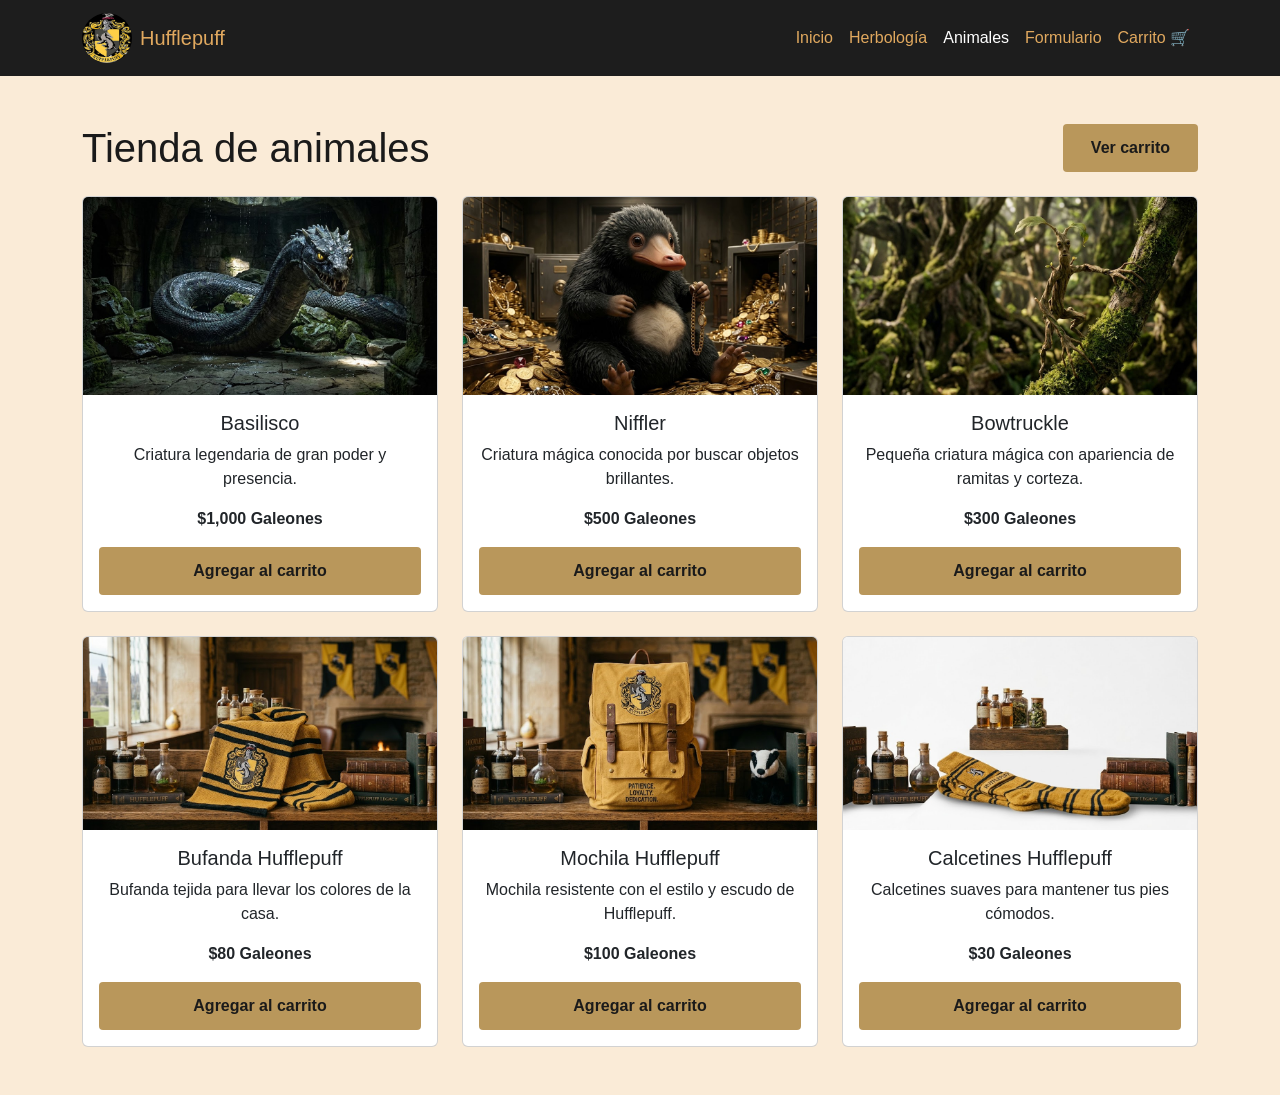
<file: cards-animales.html>
<!doctype html>
<html lang="es">
  <head>
    <meta charset="UTF-8" />
    <meta name="viewport" content="width=device-width, initial-scale=1.0" />
    <title>Tienda de animales | Hufflepuff</title>
    <link
      href="https://cdn.jsdelivr.net/npm/bootstrap@5.3.8/dist/css/bootstrap.min.css"
      rel="stylesheet"
      integrity="sha384-sRIl4kxILFvY47J16cr9ZwB07vP4J8+LH7qKQnuqkuIAvNWLzeN8tE5YBujZqJLB"
      crossorigin="anonymous"
    />
    <link href="styles.css" rel="stylesheet" />
  </head>

  <body>
    <nav class="navbar navbar-dark navbar-expand-lg navbar-hufflepuff">
      <div class="container">
        <a class="navbar-brand d-flex align-items-center" href="index.html">
          <img
            src="assets/logo.jpeg"
            alt="Logo Hufflepuff"
            width="50"
            height="50"
            class="me-2 rounded-circle"
          />
          Hufflepuff
        </a>
        <button
          class="navbar-toggler"
          type="button"
          data-bs-toggle="collapse"
          data-bs-target="#navbarNav"
          aria-controls="navbarNav"
          aria-expanded="false"
          aria-label="Abrir navegación"
        >
          <span class="navbar-toggler-icon"></span>
        </button>
        <div class="collapse navbar-collapse" id="navbarNav">
          <ul class="navbar-nav ms-auto">
            <li class="nav-item">
              <a class="nav-link" href="index.html">Inicio</a>
            </li>
            <li class="nav-item">
              <a class="nav-link" href="cards-herbolaria.html">Herbología</a>
            </li>
            <li class="nav-item">
              <a
                class="nav-link active"
                aria-current="page"
                href="cards-animales.html"
                >Animales</a
              >
            </li>
            <li class="nav-item">
              <a class="nav-link" href="form.html">Formulario</a>
            </li>
            <li class="nav-item">
              <a class="nav-link" href="carrito.html">Carrito 🛒</a>
            </li>
          </ul>
        </div>
      </div>
    </nav>

    <main id="productList" class="container py-5">
      <div class="d-flex justify-content-between align-items-center mb-4">
        <h1 class="mb-0">Tienda de animales</h1>
        <a class="btn btn-gold" href="carrito.html">Ver carrito</a>
      </div>

      <div
        id="addMessage"
        class="alert alert-success d-none"
        role="status"
        aria-live="polite"
      ></div>

      <div class="row row-cols-1 row-cols-md-3 g-4">
        <div
          class="col product-card"
          data-id="animal-1"
          data-name="Basilisco"
          data-price="1000"
          data-image="hp/basilisco.jpeg"
        >
          <article class="card h-100 text-center">
            <img src="hp/basilisco.jpeg" class="card-img-top" alt="Basilisco" />
            <div class="card-body d-flex flex-column">
              <h2 class="h5 card-title">Basilisco</h2>
              <p class="card-text">
                Criatura legendaria de gran poder y presencia.
              </p>
              <p class="fw-bold mt-auto">$1,000 Galeones</p>
              <button type="button" class="add-to-cart btn btn-gold">
                Agregar al carrito
              </button>
            </div>
          </article>
        </div>

        <div
          class="col product-card"
          data-id="animal-2"
          data-name="Niffler"
          data-price="500"
          data-image="hp/niffler.jpeg"
        >
          <article class="card h-100 text-center">
            <img src="hp/niffler.jpeg" class="card-img-top" alt="Niffler" />
            <div class="card-body d-flex flex-column">
              <h2 class="h5 card-title">Niffler</h2>
              <p class="card-text">
                Criatura mágica conocida por buscar objetos brillantes.
              </p>
              <p class="fw-bold mt-auto">$500 Galeones</p>
              <button type="button" class="add-to-cart btn btn-gold">
                Agregar al carrito
              </button>
            </div>
          </article>
        </div>

        <div
          class="col product-card"
          data-id="animal-3"
          data-name="Bowtruckle"
          data-price="300"
          data-image="hp/bowtruckle.jpeg"
        >
          <article class="card h-100 text-center">
            <img
              src="hp/bowtruckle.jpeg"
              class="card-img-top"
              alt="Bowtruckle"
            />
            <div class="card-body d-flex flex-column">
              <h2 class="h5 card-title">Bowtruckle</h2>
              <p class="card-text">
                Pequeña criatura mágica con apariencia de ramitas y corteza.
              </p>
              <p class="fw-bold mt-auto">$300 Galeones</p>
              <button type="button" class="add-to-cart btn btn-gold">
                Agregar al carrito
              </button>
            </div>
          </article>
        </div>
        <div
          class="col product-card"
          data-id="animal-4"
          data-name="Bufanda Hufflepuff"
          data-price="80"
          data-image="hp/bufanda.jpeg"
        >
          <article class="card h-100 text-center">
            <img
              src="hp/bufanda.jpeg"
              class="card-img-top"
              alt="Bufanda Hufflepuff"
            />
            <div class="card-body d-flex flex-column">
              <h2 class="h5 card-title">Bufanda Hufflepuff</h2>
              <p class="card-text">
                Bufanda tejida para llevar los colores de la casa.
              </p>
              <p class="fw-bold mt-auto">$80 Galeones</p>
              <button type="button" class="add-to-cart btn btn-gold">
                Agregar al carrito
              </button>
            </div>
          </article>
        </div>

        <div
          class="col product-card"
          data-id="animal-5"
          data-name="Mochila Hufflepuff"
          data-price="100"
          data-image="hp/mochila.jpeg"
        >
          <article class="card h-100 text-center">
            <img
              src="hp/mochila.jpeg"
              class="card-img-top"
              alt="Mochila Hufflepuff"
            />
            <div class="card-body d-flex flex-column">
              <h2 class="h5 card-title">Mochila Hufflepuff</h2>
              <p class="card-text">
                Mochila resistente con el estilo y escudo de Hufflepuff.
              </p>
              <p class="fw-bold mt-auto">$100 Galeones</p>
              <button type="button" class="add-to-cart btn btn-gold">
                Agregar al carrito
              </button>
            </div>
          </article>
        </div>

        <div
          class="col product-card"
          data-id="animal-6"
          data-name="Calcetines Hufflepuff"
          data-price="30"
          data-image="hp/calcetines.jpeg"
        >
          <article class="card h-100 text-center">
            <img
              src="hp/calcetines.jpeg"
              class="card-img-top"
              alt="Calcetines Hufflepuff"
            />
            <div class="card-body d-flex flex-column">
              <h2 class="h5 card-title">Calcetines Hufflepuff</h2>
              <p class="card-text">
                Calcetines suaves para mantener tus pies cómodos.
              </p>
              <p class="fw-bold mt-auto">$30 Galeones</p>
              <button type="button" class="add-to-cart btn btn-gold">
                Agregar al carrito
              </button>
            </div>
          </article>
        </div>
      </div>
    </main>

    <script src="carrito.js" defer></script>
    <script
      src="https://cdn.jsdelivr.net/npm/bootstrap@5.3.8/dist/js/bootstrap.bundle.min.js"
      integrity="sha384-FKyoEForCGlyvwx9Hj09JcYn3nv7wiPVlz7YYwJrWVcXK/BmnVDxM+D2scQbITxI"
      crossorigin="anonymous"
    ></script>
  </body>
</html>
</file>
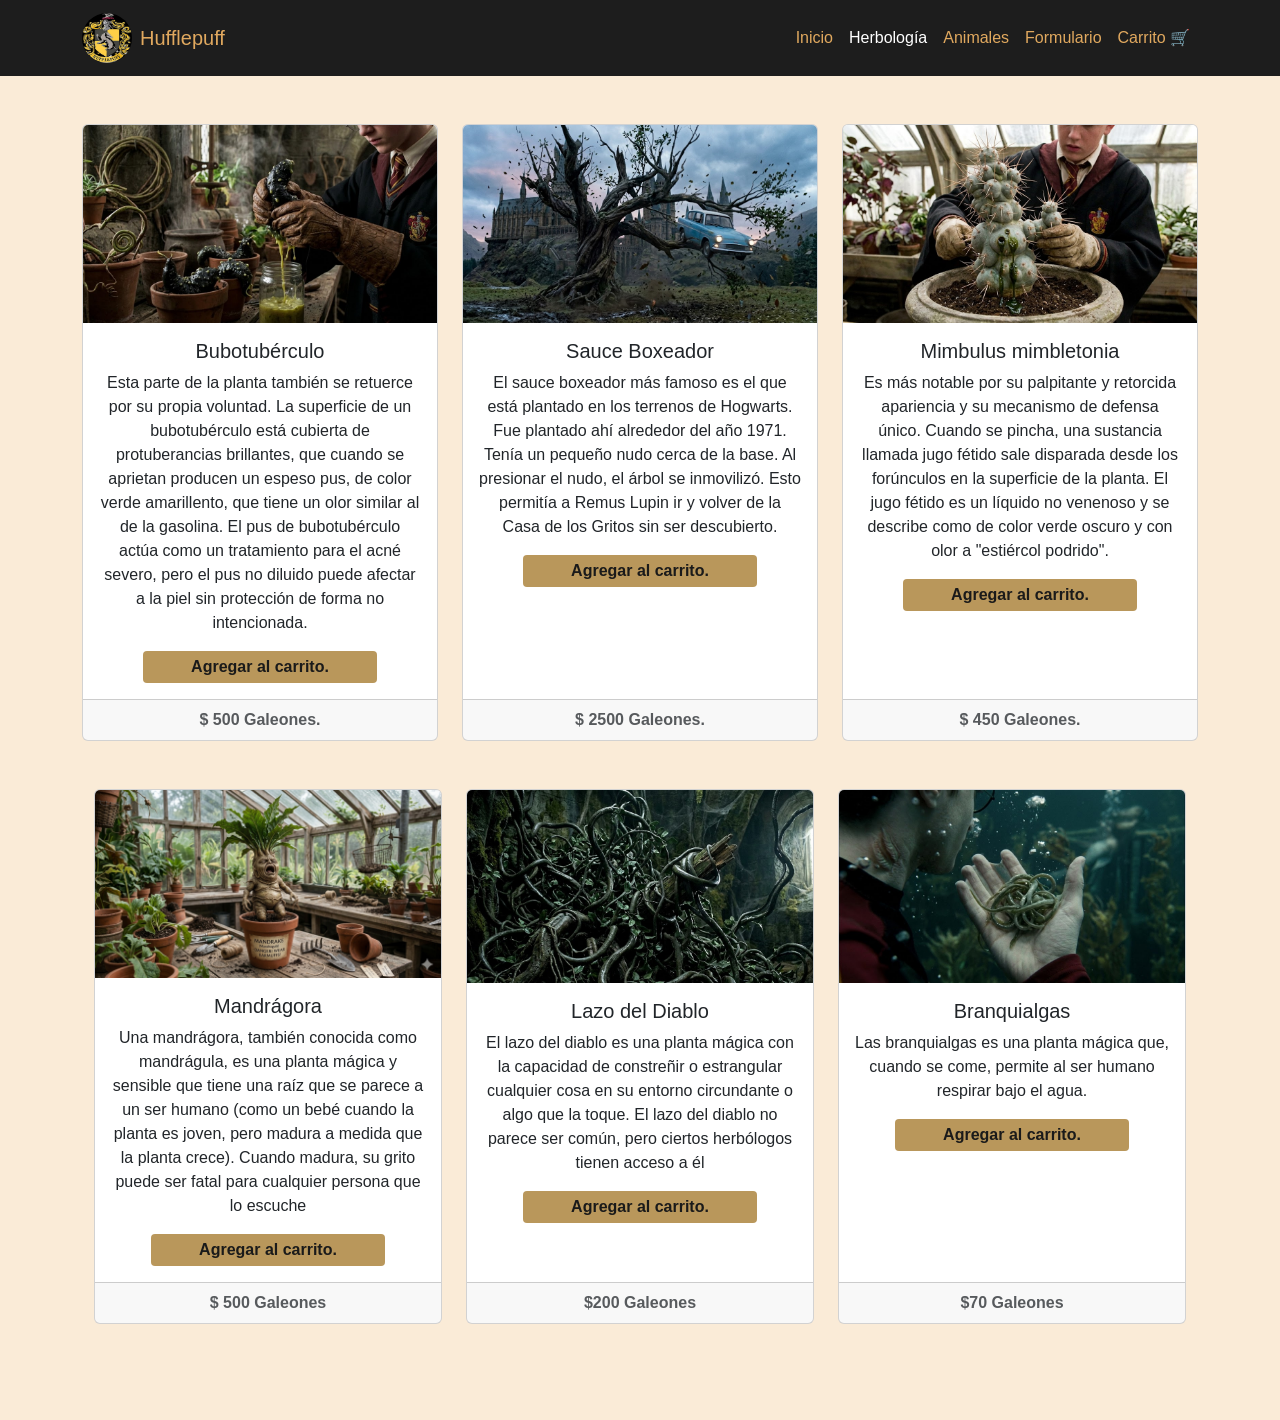
<file: cards-herbolaria.html>
<!doctype html>
<html lang="es">
  <head>
    <meta charset="UTF-8" />
    <meta name="viewport" content="width=device-width, initial-scale=1.0" />
    <title>Herbología</title>
    <link
      rel="stylesheet"
      href="https://cdn.jsdelivr.net/npm/bootstrap@5.3.8/dist/css/bootstrap.min.css"
    />

    <link rel="stylesheet" href="styles.css" />
  </head>
  <body>
    <nav class="navbar navbar-dark navbar-expand-lg navbar-hufflepuff">
      <div class="container">
        <a class="navbar-brand d-flex align-items-center" href="index.html">
          <img src="./assets/logo.jpeg" alt="Logo Hufflepuff" width="50" height="50" class="me-2 rounded-circle" />
          Hufflepuff
        </a>
        <button class="navbar-toggler" type="button" data-bs-toggle="collapse" data-bs-target="#navbarNav" aria-controls="navbarNav" aria-expanded="false" aria-label="Abrir navegación">
          <span class="navbar-toggler-icon"></span>
        </button>
        <div class="collapse navbar-collapse" id="navbarNav">
          <ul class="navbar-nav ms-auto">
            <li class="nav-item"><a class="nav-link" href="index.html">Inicio</a></li>
            <li class="nav-item"><a class="nav-link active" aria-current="page" href="cards-herbolaria.html">Herbología</a></li>
            <li class="nav-item"><a class="nav-link" href="cards-animales.html">Animales</a></li>
            <li class="nav-item"><a class="nav-link" href="form.html">Formulario</a></li>
            <li class="nav-item"><a class="nav-link" href="carrito.html">Carrito 🛒</a></li>
          </ul>
        </div>
      </div>
    </nav>
    <!--?esto agrega el mensaje de que se agrego al carro correctamente-->
    <main id="productList" class="container text-center py-5">
      <div
        id="addMessage"
        class="alert alert-success d-none"
        role="status"
        aria-live="polite"
      ></div>

      <div class="row row-cols-1 row-cols-md-3 g-4">
  <div class="col product-card" data-id="herb-1" data-name="Bubotubérculo" data-price="500" data-image="./assets/bubotuber.jpg">
    <div class="card h-100">
      <img src="./assets/bubotuber.jpg" class="card-img-top" alt="bubotuber">
      <div class="card-body">
        <h5 class="card-title">Bubotubérculo</h5>
        <p class="card-text"> Esta parte de la planta también se retuerce por su propia voluntad. La superficie de un bubotubérculo está cubierta de protuberancias brillantes, que cuando se aprietan producen un espeso pus, de color verde amarillento, que tiene un olor similar al de la gasolina. El pus de bubotubérculo actúa como un tratamiento para el acné severo, pero el pus no diluido puede afectar a la piel sin protección de forma no intencionada.</p>
        <button type="button" class="add-to-cart btn btn-gold py-1 px-5">Agregar al carrito.</button>
      </div>
      <div class="card-footer">
        <small class="text-body-secondary" style="font-size: 1rem;">
  <strong>$ 500 Galeones.</strong>
</small>
      </div>
    </div>
  </div>
  <div class="col product-card" data-id="herb-2" data-name="SauceBoxeador" data-price="2500" data-image="./assets/sauceBoxeador.jpg">
    <div class="card h-100">
      <img src="./assets/sauceBoxeador.jpg" class="card-img-top" alt="sauceBoxeador">
      <div class="card-body">
        <h5 class="card-title">Sauce Boxeador</h5>
        <p class="card-text">El sauce boxeador más famoso es el que está plantado en los terrenos de Hogwarts. Fue plantado ahí alrededor del año 1971. Tenía un pequeño nudo cerca de la base. Al presionar el nudo, el árbol se inmovilizó. Esto permitía a Remus Lupin ir y volver de la Casa de los Gritos sin ser descubierto.</p>
        <button type="button" class="add-to-cart btn btn-gold py-1 px-5">Agregar al carrito.</button>
      </div>
      <div class="card-footer">
        <small class="text-body-secondary" style="font-size: 1rem;">
  <strong>$ 2500 Galeones.</strong>
</small>
      </div>
    </div>
  </div>
  <div class="col product-card" data-id="herb-3" data-name="Mimbulusmimbletonia" data-price="450" data-image="./assets/mimbulusMimbletonia.jpg">
    <div class="card h-100">
      <img src="./assets/mimbulusMimbletonia.jpg" class="card-img-top" alt="mimbulusMimbletonia">
      <div class="card-body">
        <h5 class="card-title">Mimbulus mimbletonia</h5>
        <p class="card-text">Es más notable por su palpitante y retorcida apariencia y su mecanismo de defensa único. Cuando se pincha, una sustancia llamada jugo fétido sale disparada desde los forúnculos en la superficie de la planta. El jugo fétido es un líquido no venenoso y se describe como de color verde oscuro y con olor a "estiércol podrido".</p>
        <button type="button" class="add-to-cart btn btn-gold py-1 px-5">Agregar al carrito.</button>
      </div>
      <div class="card-footer">
        <small class="text-body-secondary" style="font-size: 1rem;">
  <strong>$ 450 Galeones.</strong>
</small>
      </div>
    </div>
  </div>
</div>
</div>

<div class="container text-center py-5">

<div class="row row-cols-1 row-cols-md-3 g-4">
            <div class="col product-card" data-id="herb-4" data-name="Mandrágora" data-price="500" data-image="./assets/mandragora.jpg">
              <div class="card h-100">
                    <img src="./assets/mandragora.jpg" class="card-img-top" alt="Mandragora">
                    <div class="card-body">
                        <h5 class="card-title">Mandrágora</h5>
                        <p class="card-text">Una mandrágora, también conocida como mandrágula, es una planta mágica y
                            sensible que tiene una raíz que se parece a un ser humano (como un bebé cuando la planta es
                            joven, pero madura a medida que la planta crece). Cuando madura, su grito puede ser fatal
                            para
                            cualquier persona que lo escuche</p>
                        <button type="button" class="add-to-cart btn btn-gold py-1 px-5">Agregar al carrito.</button>
                    </div>
                    <div class="card-footer">
                        <small class="text-body-secondary" style="font-size: 1rem;"><strong>$ 500
                                Galeones</strong></small>
                    </div>
                </div>
            </div>
            <div class="col product-card" data-id="herb-5" data-name="LazodelDiablo" data-price="200" data-image="./assets/lazoDelDiablo.jpg">
              <div class="card h-100">
                    <img src="./assets/lazoDelDiablo.jpg" class="card-img-top" alt="lazo">
                    <div class="card-body">
                        <h5 class="card-title">Lazo del Diablo</h5>
                        <p class="card-text">El lazo del diablo es una planta mágica con la capacidad de constreñir o
                            estrangular cualquier cosa en su entorno circundante o algo que la toque. El lazo del diablo
                            no
                            parece ser común, pero ciertos herbólogos tienen acceso a él</p>
                        <button type="button" class="add-to-cart btn btn-gold py-1 px-5">Agregar al carrito.</button>
                    </div>
                    <div class="card-footer">
                        <small class="text-body-secondary" style="font-size: 1rem;"><strong>$200
                                Galeones</strong></small>
                    </div>
                </div>
            </div>
            <div class="col product-card" data-id="herb-6" data-name="Branquialgas" data-price="70" data-image="./assets/branquialgas.jpg">
              <div class="card h-100">
                    <img src="./assets/branquialgas.jpg" class="card-img-top" alt="sauce">
                    <div class="card-body">
                        <h5 class="card-title">Branquialgas</h5>
                        <p class="card-text">Las branquialgas es una planta mágica que, cuando se come, permite al ser
                            humano respirar bajo el agua.</p>
                        <button type="button" class="add-to-cart btn btn-gold py-1 px-5">Agregar al carrito.</button>

                    </div>
                    <div class="card-footer">
                        <small class="text-body-secondary" style="font-size: 1rem;"><strong>$70
                                Galeones</strong></small>
                    </div>
                </div>
            </div>
        </div>

</div>


    </main>

    <script src="carrito.js" defer></script>
    <script
      src="https://cdn.jsdelivr.net/npm/bootstrap@5.3.8/dist/js/bootstrap.bundle.min.js"
      integrity="sha384-FKyoEForCGlyvwx9Hj09JcYn3nv7wiPVlz7YYwJrWVcXK/BmnVDxM+D2scQbITxI"
      crossorigin="anonymous"
    ></script>
  </body>
</html>
</file>
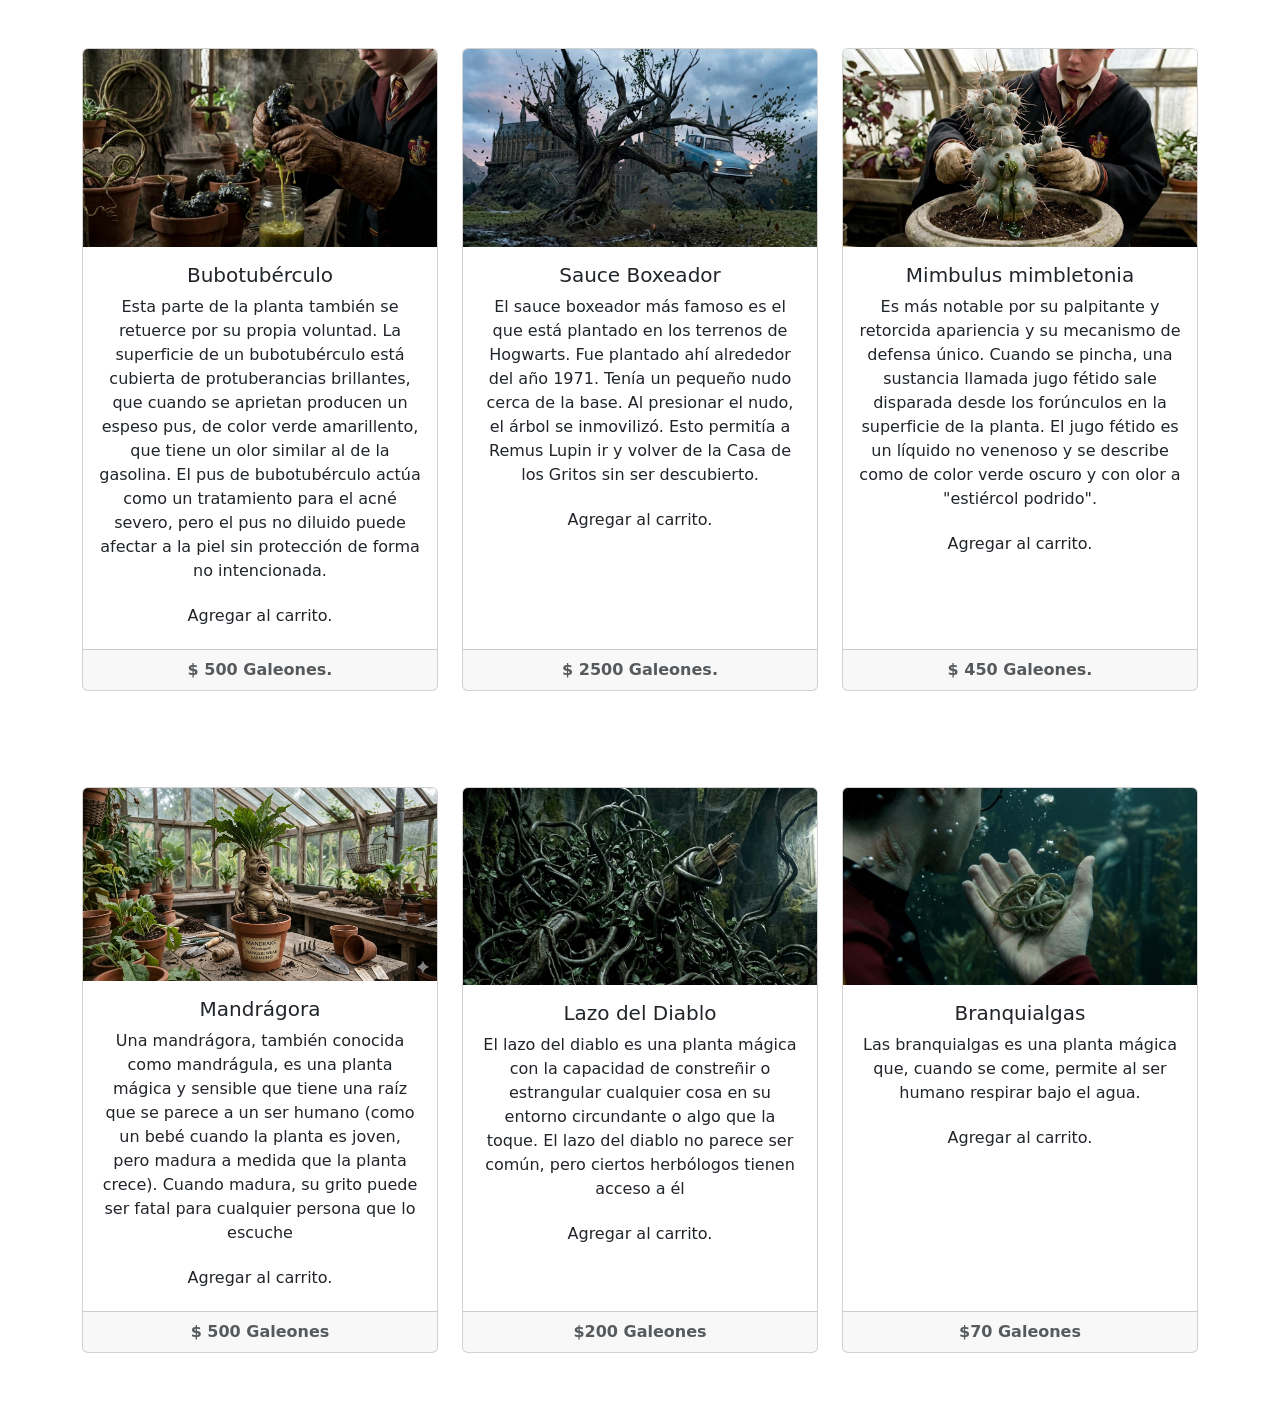
<file: cards.html>
<!doctype html>
<html lang="es">
  <head>
    <meta charset="UTF-8" />
    <meta name="viewport" content="width=device-width, initial-scale=1.0" />
    <title>Herbología</title>
    <link
      rel="stylesheet"
      href="https://cdn.jsdelivr.net/npm/bootstrap@5.3.8/dist/css/bootstrap.min.css"
    />
    
 
<div class="container text-center py-5">
        <div class="row row-cols-1 row-cols-md-3 g-4">
  <div class="col">
    <div class="card h-100">
      <img src="/assets/bubotuber.jpg" class="card-img-top" alt="bubotuber">
      <div class="card-body">
        <h5 class="card-title">Bubotubérculo</h5>
        <p class="card-text"> Esta parte de la planta también se retuerce por su propia voluntad. La superficie de un bubotubérculo está cubierta de protuberancias brillantes, que cuando se aprietan producen un espeso pus, de color verde amarillento, que tiene un olor similar al de la gasolina. El pus de bubotubérculo actúa como un tratamiento para el acné severo, pero el pus no diluido puede afectar a la piel sin protección de forma no intencionada.</p>
        <button type="button" class="btn btn-hufflepuff py-1 px-5">Agregar al carrito.</button>
      </div>
      <div class="card-footer">
        <small class="text-body-secondary" style="font-size: 1rem;">
  <strong>$ 500 Galeones.</strong>
</small>
      </div>
    </div>
  </div>
  <div class="col">
    <div class="card h-100">
      <img src="/assets/sauceBoxeador.jpg" class="card-img-top" alt="sauceBoxeador">
      <div class="card-body">
        <h5 class="card-title">Sauce Boxeador</h5>
        <p class="card-text">El sauce boxeador más famoso es el que está plantado en los terrenos de Hogwarts. Fue plantado ahí alrededor del año 1971. Tenía un pequeño nudo cerca de la base. Al presionar el nudo, el árbol se inmovilizó. Esto permitía a Remus Lupin ir y volver de la Casa de los Gritos sin ser descubierto.</p>
        <button type="button" class="btn btn-hufflepuff py-1 px-5">Agregar al carrito.</button>
      </div>
      <div class="card-footer">
        <small class="text-body-secondary" style="font-size: 1rem;">
  <strong>$ 2500 Galeones.</strong>
</small>
      </div>
    </div>
  </div>
  <div class="col">
    <div class="card h-100">
      <img src="/assets/mimbulusMimbletonia.jpg" class="card-img-top" alt="mimbulusMimbletonia">
      <div class="card-body">
        <h5 class="card-title">Mimbulus mimbletonia</h5>
        <p class="card-text">Es más notable por su palpitante y retorcida apariencia y su mecanismo de defensa único. Cuando se pincha, una sustancia llamada jugo fétido sale disparada desde los forúnculos en la superficie de la planta. El jugo fétido es un líquido no venenoso y se describe como de color verde oscuro y con olor a "estiércol podrido".</p>
        <button type="button" class="btn btn-hufflepuff py-1 px-5">Agregar al carrito.</button>
      </div>
      <div class="card-footer">
        <small class="text-body-secondary" style="font-size: 1rem;">
  <strong>$ 450 Galeones.</strong>
</small>
      </div>
    </div>
  </div>
</div>
</div>

<div class="container text-center py-5">

<div class="row row-cols-1 row-cols-md-3 g-4">
            <div class="col">
                <div class="card h-100">
                    <img src="/assets/mandragora.jpg" class="card-img-top" alt="Mandragora">
                    <div class="card-body">
                        <h5 class="card-title">Mandrágora</h5>
                        <p class="card-text">Una mandrágora, también conocida como mandrágula, es una planta mágica y
                            sensible que tiene una raíz que se parece a un ser humano (como un bebé cuando la planta es
                            joven, pero madura a medida que la planta crece). Cuando madura, su grito puede ser fatal
                            para
                            cualquier persona que lo escuche</p>
                        <button type="button" class="btn btn-hufflepuff py-1 px-5">Agregar al carrito.</button>
                    </div>
                    <div class="card-footer">
                        <small class="text-body-secondary" style="font-size: 1rem;"><strong>$ 500
                                Galeones</strong></small>
                    </div>
                </div>
            </div>
            <div class="col">
                <div class="card h-100">
                    <img src="/assets/lazoDelDiablo.jpg" class="card-img-top" alt="lazo">
                    <div class="card-body">
                        <h5 class="card-title">Lazo del Diablo</h5>
                        <p class="card-text">El lazo del diablo es una planta mágica con la capacidad de constreñir o
                            estrangular cualquier cosa en su entorno circundante o algo que la toque. El lazo del diablo
                            no
                            parece ser común, pero ciertos herbólogos tienen acceso a él</p>
                        <button type="button" class="btn btn-hufflepuff py-1 px-5">Agregar al carrito.</button>
                    </div>
                    <div class="card-footer">
                        <small class="text-body-secondary" style="font-size: 1rem;"><strong>$200
                                Galeones</strong></small>
                    </div>
                </div>
            </div>
            <div class="col">
                <div class="card h-100">
                    <img src="/assets/branquialgas.jpg" class="card-img-top" alt="sauce">
                    <div class="card-body">
                        <h5 class="card-title">Branquialgas</h5>
                        <p class="card-text">Las branquialgas es una planta mágica que, cuando se come, permite al ser
                            humano respirar bajo el agua.</p>
                        <button type="button" class="btn btn-hufflepuff py-1 px-5">Agregar al carrito.</button>

                    </div>
                    <div class="card-footer">
                        <small class="text-body-secondary" style="font-size: 1rem;"><strong>$70
                                Galeones</strong></small>
                    </div>
                </div>
            </div>
        </div>

</div>


    <script
      src="https://cdn.jsdelivr.net/npm/bootstrap@5.3.8/dist/js/bootstrap.bundle.min.js"
      integrity="sha384-FKyoEForCGlyvwx9Hj09JcYn3nv7wiPVlz7YYwJrWVcXK/BmnVDxM+D2scQbITxI"
      crossorigin="anonymous"
    ></script>
  </body>
</html>
</file>
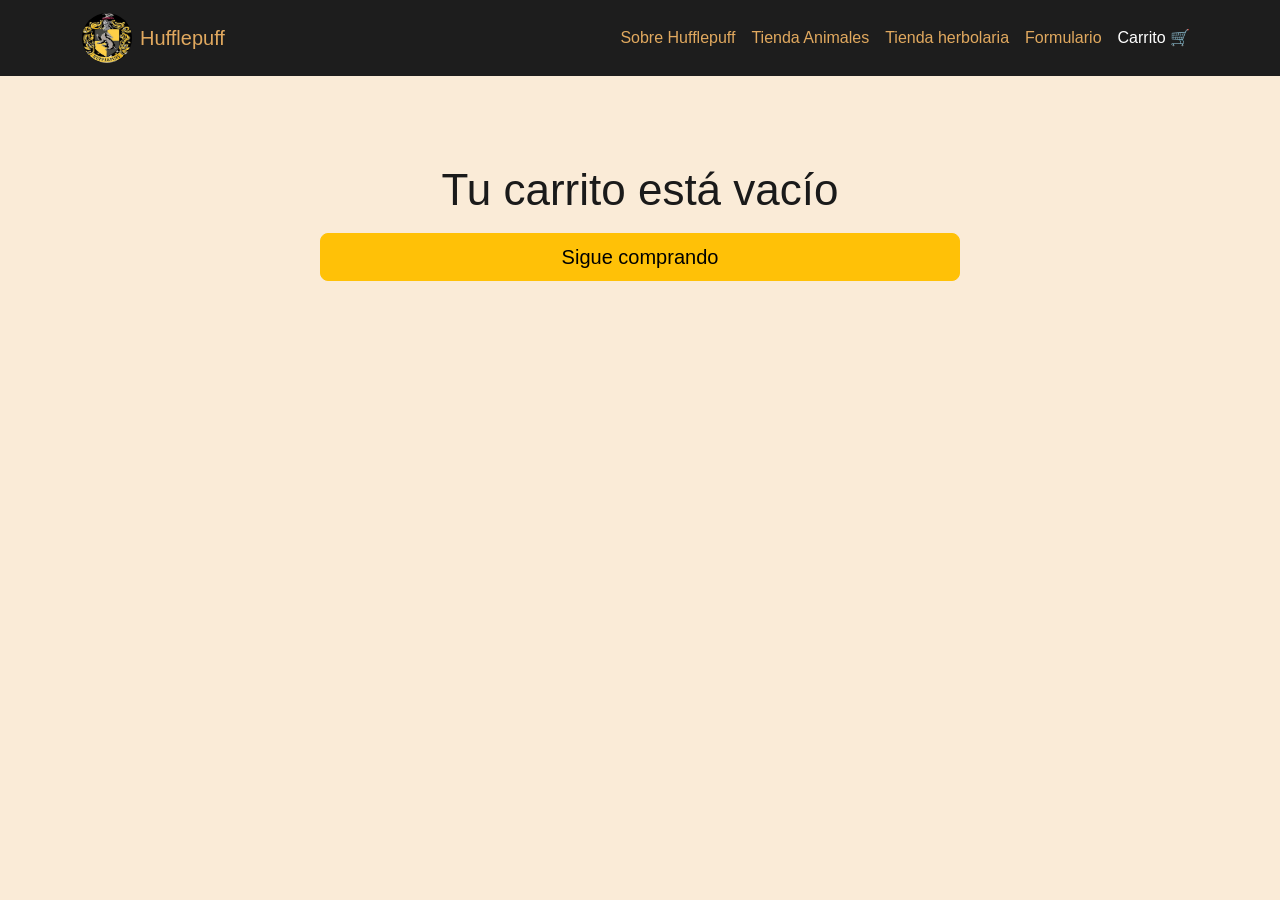
<file: carrito.html>
<!doctype html>
<html lang="es">
  <head>
    <meta charset="utf-8" />

    <meta name="viewport" content="width=device-width, initial-scale=1" />

    <title>Harry Potter Shop · Carrito</title>

    <link
      href="https://cdn.jsdelivr.net/npm/bootstrap@5.3.8/dist/css/bootstrap.min.css"
      rel="stylesheet"
      integrity="sha384-sRIl4kxILFvY47J16cr9ZwB07vP4J8+LH7qKQnuqkuIAvNWLzeN8tE5YBujZqJLB"
      crossorigin="anonymous"
    />

    <link href="styles.css" rel="stylesheet" />
  </head>

  <body>
    <!-- ================= NAVBAR ================= -->
    <nav class="navbar navbar-dark navbar-expand-lg navbar-hufflepuff">
      <div class="container">
        <a class="navbar-brand d-flex align-items-center" href="index.html">
          <img
            src="assets/logo.jpeg"
            alt="Logo Hufflepuff"
            width="50"
            height="50"
            class="me-2 rounded-circle"
          />
          Hufflepuff
        </a>
        <button
          class="navbar-toggler"
          type="button"
          data-bs-toggle="collapse"
          data-bs-target="#navbarNav"
          aria-controls="navbarNav"
          aria-expanded="false"
          aria-label="Abrir navegación"
        >
          <span class="navbar-toggler-icon"></span>
        </button>
        <div class="collapse navbar-collapse" id="navbarNav">
          <ul class="navbar-nav ms-auto">
            <li class="nav-item">
              <a class="nav-link" href="index.html#alumnos">Sobre Hufflepuff</a>
            </li>
            <li class="nav-item">
              <a class="nav-link" href="cards-animales.html">Tienda Animales</a>
            </li>
            <li class="nav-item">
              <a class="nav-link" href="cards-herbolaria.html"
                >Tienda herbolaria</a
              >
            </li>
            <li class="nav-item">
              <a class="nav-link" href="form.html">Formulario</a>
            </li>
            <li class="nav-item">
              <a class="nav-link active" aria-current="page" href="carrito.html"
                >Carrito 🛒</a
              >
            </li>
          </ul>
        </div>
      </div>
    </nav>

    <main>
      <!-- ================= CARRITO VACÍO ================= -->

      <section id="cart-empty" class="cart-state text-center d-none">
        <div class="d-grid gap-2 col-6 mx-auto">
          <h1>Tu carrito está vacío</h1>

          <a href="cards-herbolaria.html" class="btn btn-warning btn-lg">
            Sigue comprando
          </a>
        </div>
      </section>

      <!-- ================= CARRITO CON PRODUCTOS ================= -->

      <section id="cart-full" class="cart-state">
        <div class="container">
          <h1 class="mb-4">Tu carrito</h1>

          <div class="row g-4">
            <!-- ================= PRODUCTOS ================= -->

            <div class="col-lg-8">
              <!--
              carrito.js insertará aquí
              los productos guardados.
            -->

              <div id="cartList" class="vstack gap-3"></div>
            </div>

            <!-- ================= RESUMEN ================= -->

            <div class="col-lg-4">
              <div class="order-summary">
                <h3>Resumen</h3>

                <div class="summary-row">
                  <span> Subtotal </span>

                  <span id="cart-subtotal"> $0.00 </span>
                </div>

                <div class="summary-row muted">
                  <span> Envío </span>

                  <span> Se calcula al pagar </span>
                </div>

                <hr />

                <div class="summary-row total">
                  <span> Total </span>

                  <span id="cart-total"> $0.00 </span>
                </div>

                <!-- FINALIZAR COMPRA -->

                <button
                  id="checkoutButton"
                  type="button"
                  class="btn btn-gold w-100 mt-3"
                >
                  Finalizar compra
                </button>

                <!-- MENSAJE DE COMPRA -->

                <p
                  id="purchaseMessage"
                  class="text-success fw-semibold mt-3 mb-0"
                  role="status"
                ></p>
              </div>
            </div>
          </div>
        </div>
      </section>
    </main>

    <script
      src="https://cdn.jsdelivr.net/npm/bootstrap@5.3.8/dist/js/bootstrap.bundle.min.js"
      integrity="sha384-FKyoEForCGlyvwx9Hj09JcYn3nv7wiPVlz7YYwJrWVcXK/BmnVDxM+D2scQbITxI"
      crossorigin="anonymous"
    ></script>

    <script src="carrito.js" defer></script>
  </body>
</html>
</file>
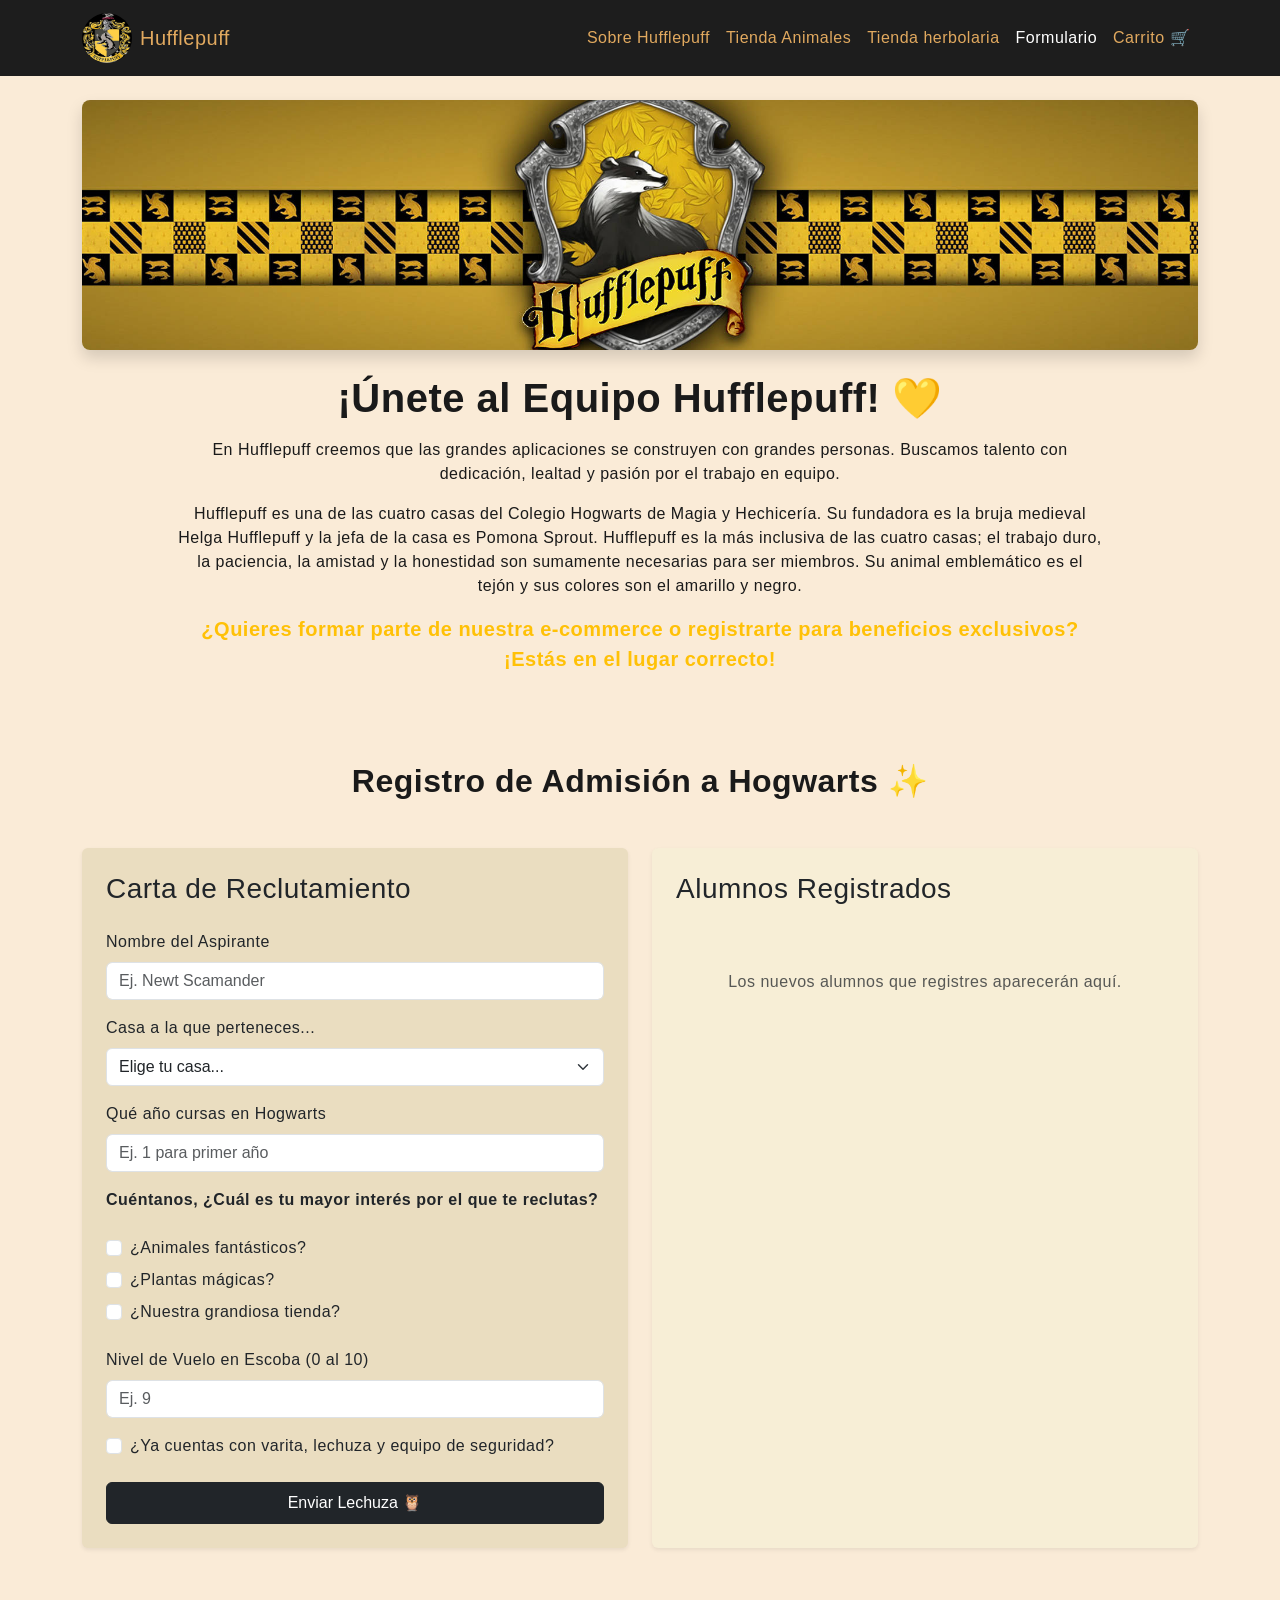
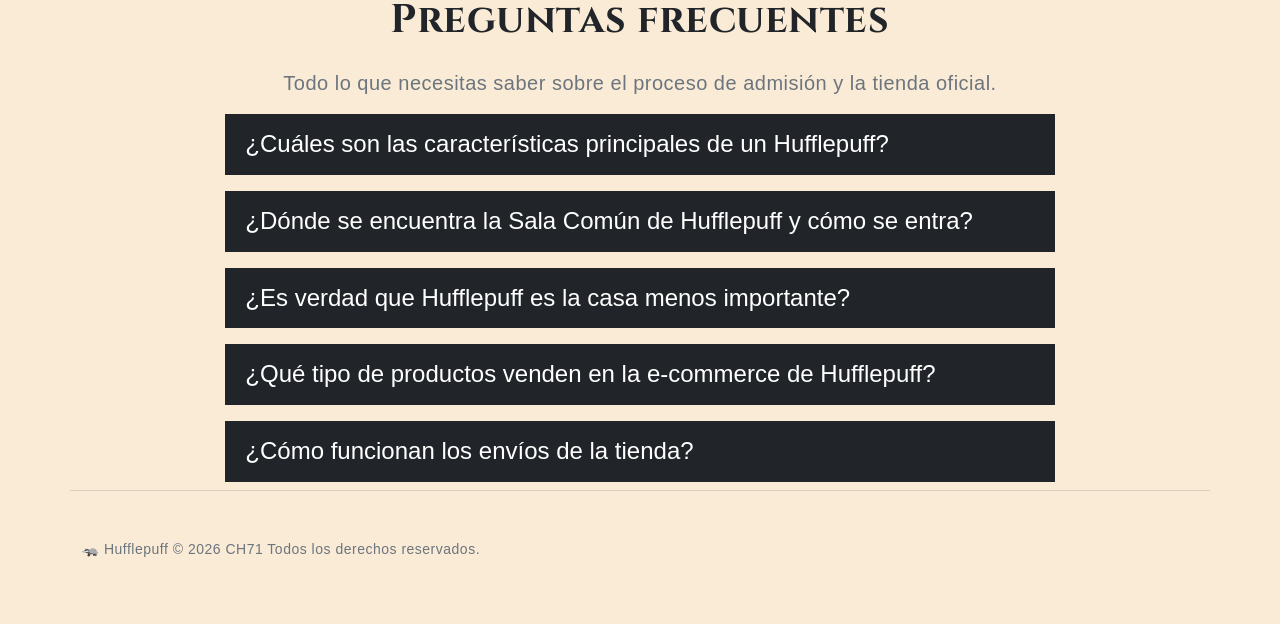
<file: form.html>
<!DOCTYPE html>
<html lang="es">

<head>
    <meta charset="UTF-8">
    <meta name="viewport" content="width=device-width, initial-scale=1.0">
    <!-- Bootstrap 5 CSS -->
    <link href="https://cdn.jsdelivr.net/npm/bootstrap@5.3.3/dist/css/bootstrap.min.css" rel="stylesheet">
    <link rel="stylesheet" href="./assets-form/style.css">
    <link
        href="https://fonts.googleapis.com/css2?family=Cinzel:wght@600;700&family=Poppins:wght@400;500;600&display=swap"
        rel="stylesheet">
    <link rel="stylesheet" href="styles.css">
    <title>Reclutamiento</title>
</head>

<body>
    <header>
        <!--!ESTA PARTE NO LA TOCAMOS-->
        <!-- NAVBAR -->
        <nav class="navbar navbar-dark navbar-expand-lg navbar-hufflepuff">
            <div class="container">
                <a class="navbar-brand d-flex align-items-center" href="index.html">
                    <img src="assets/logo.jpeg" alt="Logo Hufflepuff" width="50" height="50"
                        class="me-2 rounded-circle" />
                    Hufflepuff
                </a>
                <button class="navbar-toggler" type="button" data-bs-toggle="collapse" data-bs-target="#navbarNav"
                    aria-controls="navbarNav" aria-expanded="false" aria-label="Abrir navegación">
                    <span class="navbar-toggler-icon"></span>
                </button>
                <div class="collapse navbar-collapse" id="navbarNav">
                    <ul class="navbar-nav ms-auto">
                        <li class="nav-item">
                            <a class="nav-link" href="index.html#alumnos">Sobre Hufflepuff</a>
                        </li>
                        <li class="nav-item">
                            <a class="nav-link" href="index.html#animales">Tienda Animales</a>
                        </li>
                        <li class="nav-item">
                            <a class="nav-link" href="index.html#herbologia">Tienda herbolaria</a>
                        </li>
                        <li class="nav-item">
                            <a class="nav-link active" aria-current="page" href="form.html">Formulario</a>
                        </li>
                        <li class="nav-item">
                            <a class="nav-link" href="carrito.html">Carrito 🛒</a>
                        </li>
                    </ul>
                </div>
            </div>
        </nav>
    </header>
    <section>
        <!--! INFO DE LA PAGINA FORMULARIO/RECLUTAMIENTO-->
        <section class="py-4">
            <div class="container text-center">

                <!-- Imagen del banner antes del texto -->
                <div class="mb-4">
                    <img src="./assets-form/img-form/fondo-form.jpg" alt="Hufflepuff Banner"
                        class="img-fluid rounded-3 shadow" id="img-banner-form">
                </div>
                <div class="row justify-content-center">
                    <div class="col-lg-10">
                        <h1 class="fw-bold">¡Únete al Equipo Hufflepuff! 💛</h1>

                        <p class="my-3">
                            En Hufflepuff creemos que las grandes aplicaciones se construyen con grandes personas.
                            Buscamos talento con dedicación, lealtad y pasión por el trabajo en equipo.
                        </p>

                        <div class="my-3">
                            <p>
                                Hufflepuff es una de las cuatro casas del Colegio Hogwarts de Magia y Hechicería. Su
                                fundadora es la bruja medieval Helga Hufflepuff y la jefa de la casa es Pomona Sprout.
                                Hufflepuff es la más inclusiva de las cuatro casas; el trabajo duro, la paciencia, la
                                amistad y la honestidad son sumamente necesarias para ser miembros.
                                Su animal emblemático es el tejón y sus colores son el amarillo y negro.
                            </p>
                        </div>
                        <p class="fw-bold text-warning fs-5">
                            ¿Quieres formar parte de nuestra e-commerce o registrarte para beneficios exclusivos? ¡Estás
                            en el lugar correcto!
                        </p>
                    </div>
                </div>
            </div>
        </section>
        <section>
            <!--! SECCION DE FORMULARIO Y CARDS EN LOCAL STORAGE-->
            <div class="container my-5">
                <h2 class="text-center mb-5 fw-bold">Registro de Admisión a Hogwarts ✨</h2>

                <div class="row g-4 justify-content-center">

                    <!--? COLUMNA IZQUIERDA: FORMULARIO -->
                    <div class="col-lg-6">
                        <div class="card shadow-sm border-0">
                            <div class="card-body p-4">
                                <h3 class="card-title mb-4 text-dark">Carta de Reclutamiento</h3>

                                <form id="alumnos-form" class="needs-validation" novalidate>
                                    <!--? 1. Solicitud de nombre -->
                                    <div class="mb-3">
                                        <label for="nombre_estudiante" class="form-label">Nombre del Aspirante</label>
                                        <input name="name" type="text" class="form-control" id="nombre_estudiante"
                                            placeholder="Ej. Newt Scamander" required>
                                    </div>

                                    <!--? 2. Elección de Casa de Hogwarts -->
                                    <div class="mb-3">
                                        <label for="casa" class="form-label">Casa a la que perteneces...</label>
                                        <select name="casa" class="form-select" id="casa" required>
                                            <option value="" selected disabled>Elige tu casa...</option>
                                            <option value="Gryffindor">Gryffindor 🦁</option>
                                            <option value="Slytherin">Slytherin 🐍</option>
                                            <option value="Ravenclaw">Ravenclaw 🦅</option>
                                            <option value="Hufflepuff">Hufflepuff 🦡</option>
                                        </select>
                                    </div>

                                    <!--? 3. Año/Grado academico -->
                                    <div class="mb-3">
                                        <label for="year" class="form-label">Qué año cursas en Hogwarts</label>
                                        <input name="year" type="number" class="form-control" id="year"
                                            placeholder="Ej. 1 para primer año" min="1" max="7" required>
                                    </div>

                                    <!--? 4. Intereses (Checkboxes con IDs únicos) -->
                                    <div class="mb-3">
                                        <label class="form-label fw-semibold">Cuéntanos, ¿Cuál es tu mayor interés por
                                            el que te reclutas?</label>
                                    </div>
                                    <div class="mb-2 form-check">
                                        <input name="animal" type="checkbox" class="form-check-input" id="check-animal">
                                        <label class="form-check-label" for="check-animal">¿Animales
                                            fantásticos?</label>
                                    </div>
                                    <div class="mb-2 form-check">
                                        <input name="planta" type="checkbox" class="form-check-input" id="check-planta">
                                        <label class="form-check-label" for="check-planta">¿Plantas mágicas?</label>
                                    </div>
                                    <div class="mb-4 form-check">
                                        <input name="tienda" type="checkbox" class="form-check-input" id="check-tienda">
                                        <label class="form-check-label" for="check-tienda">¿Nuestra grandiosa
                                            tienda?</label>
                                    </div>

                                    <!--? 5. Nivel de Vuelo -->
                                    <div class="mb-3">
                                        <label for="vuelo" class="form-label">Nivel de Vuelo en Escoba (0 al 10)</label>
                                        <input name="vuelo" type="number" class="form-control" id="vuelo"
                                            placeholder="Ej. 9" min="0" max="10" required>
                                    </div>

                                    <!--? 6. Equipo de seguridad -->
                                    <div class="mb-4 form-check">
                                        <input name="equipo" type="checkbox" class="form-check-input" id="check-equipo">
                                        <label class="form-check-label" for="check-equipo">¿Ya cuentas con varita,
                                            lechuza y equipo de seguridad?</label>
                                    </div>

                                    <!--? Botón de envío -->
                                    <button name="submit" type="submit" class="btn btn-dark w-100 py-2">Enviar
                                        Lechuza 🦉</button>
                                </form>
                            </div>
                        </div>
                    </div>

                    <!--? COLUMNA DERECHA: CARDS PARA ALUMNOS -->
                    <div class="col-lg-6">
                        <div class="card shadow-sm border-0 h-100" id="card-lat">
                            <div class="card-body p-4">
                                <h3 class="card-title mb-4 text-dark">Alumnos Registrados</h3>

                                <div class="d-flex flex-column gap-3">
                                    <main id="alumnos-container" class="d-flex flex-column gap-3">
                                        <!--? Aquí se inyectarán dinámicamente las cards de alumnos -->
                                    </main>
                                    <div class="text-center text-muted py-4">
                                        <p class="mb-0">Los nuevos alumnos que registres aparecerán aquí.</p>
                                    </div>
                                </div>
                            </div>
                        </div>
                    </div>

                </div>
            </div>
        </section>

        <!--! SECCION DE PREGUNTAS FRECUENTES-->
        <section class="text-white py-10" id="faqs">
            <div class="container col-lg-8 mx-auto">
                <!-- !Título de la sección -->
                <h2 class="fw-bold mb-4 fs-1 text-center">Preguntas frecuentes</h2>
                <p id="texto-inmediato-faqs" class="text-secondary lead text-center">Todo lo que necesitas saber sobre
                    el proceso de admisión y la tienda oficial.</p>
                <!-- !Contenedor del Acordeón -->
                <div class="accordion accordion-flush d-flex flex-column gap-2" id="AcordeonPreguntas">
                    <!-- !Pregunta 1 -->
                    <div class="accordion-item text-white border-0">
                        <h3 class="accordion-header"><button
                                class="accordion-button collapsed bg-dark text-white fs-4 border-0 shadow-none"
                                type="button" data-bs-toggle="collapse" data-bs-target="#pregunta1"
                                aria-expanded="false" aria-controls="pregunta1">
                                ¿Cuáles son las características principales de un Hufflepuff?</button></h3>
                        <div id="pregunta1" class="accordion-collapse collapse" data-bs-parent="#AcordeonPreguntas">
                            <div class="accordion-body fs-5 border-top border-secondary">
                                <p>Los estudiantes de Hufflepuff son conocidos por su <strong>lealtad, honestidad,
                                        paciencia y una gran disposición para el trabajo duro</strong>. A diferencia de
                                    otras casas que buscan el orgullo o la ambición, los Hufflepuff valoran la justicia,
                                    la equidad y el juego limpio por encima de todo.</p>
                            </div>
                        </div>
                    </div>
                    <!-- !Pregunta 2 -->
                    <div class="accordion-item bg-dark text-white border-0">
                        <h3 class="accordion-header"><button
                                class="accordion-button collapsed bg-dark text-white fs-4 border-0 shadow-none"
                                type="button" data-bs-toggle="collapse" data-bs-target="#pregunta2"
                                aria-expanded="false" aria-controls="pregunta2">
                                ¿Dónde se encuentra la Sala Común de Hufflepuff y cómo se entra?</button></h3>
                        <div id="pregunta2" class="accordion-collapse collapse" data-bs-parent="#AcordeonPreguntas">
                            <div class="accordion-body fs-5 border-top border-secondary">
                                <p>Está ubicada en los sótanos del castillo de Hogwarts, en el mismo pasillo que lleva a
                                    las <strong>cocinas</strong>.
                            </div>
                        </div>
                    </div>
                    <!-- !Pregunta 3 -->
                    <div class="accordion-item bg-dark text-white border-0">
                        <h3 class="accordion-header"><button
                                class="accordion-button collapsed bg-dark text-white fs-4 border-0 shadow-none"
                                type="button" data-bs-toggle="collapse" data-bs-target="#pregunta3"
                                aria-expanded="false" aria-controls="pregunta3">
                                ¿Es verdad que Hufflepuff es la casa menos importante?</button></h3>
                        <div id="pregunta3" class="accordion-collapse collapse" data-bs-parent="#AcordeonPreguntas">
                            <div class="accordion-body fs-5 border-top border-secondary">
                                <p>¡Para nada! Aunque a menudo ha sido infravalorada por su falta de vanidad, es una de
                                    las casas más respetadas. De hecho, la propia J.K. Rowling ha mencionado que es su
                                    casa favorita.</p>
                            </div>
                        </div>
                    </div>
                    <!-- !Pregunta 4 -->
                    <div class="accordion-item bg-dark text-white border-0">
                        <h3 class="accordion-header"><button
                                class="accordion-button collapsed bg-dark text-white fs-4 border-0 shadow-none"
                                type="button" data-bs-toggle="collapse" data-bs-target="#pregunta4"
                                aria-expanded="false" aria-controls="pregunta4">
                                ¿Qué tipo de productos venden en la e-commerce de Hufflepuff?</button></h3>
                        <div id="pregunta4" class="accordion-collapse collapse" data-bs-parent="#AcordeonPreguntas">
                            <div class="accordion-body fs-5 border-top border-secondary">
                                <p>En nuestra tienda oficial encontrarás una sección exclusiva de
                                    <strong>Herbología</strong> con plantas mágicas decorativas, coleccionables de
                                    <strong>animales fantásticos</strong>,
                                    herramientas de jardinería y esencias aromáticas inspiradas en nuestra Sala Común.
                                </p>
                            </div>
                        </div>
                    </div>
                    <!-- !Pregunta 5 -->
                    <div class="accordion-item bg-dark text-white border-0">
                        <h3 class="accordion-header"><button
                                class="accordion-button collapsed bg-dark text-white fs-4 border-0 shadow-none"
                                type="button" data-bs-toggle="collapse" data-bs-target="#pregunta5"
                                aria-expanded="false" aria-controls="pregunta5">
                                ¿Cómo funcionan los envíos de la tienda?</button></h3>
                        <div id="pregunta5" class="accordion-collapse collapse" data-bs-parent="#AcordeonPreguntas">
                            <div class="accordion-body fs-5 border-top border-secondary">
                                <p>Hacemos envíos tanto al mundo mágico como al mundo Muggle. Los pedidos estándar se
                                    entregan mediante el **Servicio de Lechuzas Express** en un plazo de 2 a 3 días
                                    hábiles.</p>
                            </div>
                        </div>
                    </div>
                </div>
            </div>
            <!--! Fin de sección de Preguntas frecuentes -->
        </section>
        <!--! ESTA PARTE NO LA TOCAMOS-->
        <footer class="container py-5 text-secondary border-top border-secondary border-opacity-25">
            <p class="small">
                🦡 Hufflepuff © 2026 CH71 Todos los derechos reservados.
            </p>
        </footer>


        <script src="form.js"></script>
        <!-- Bootstrap 5 JS Bundle -->
        <script src="https://cdn.jsdelivr.net/npm/bootstrap@5.3.3/dist/js/bootstrap.bundle.min.js"></script>
</body>

</html>
</file>
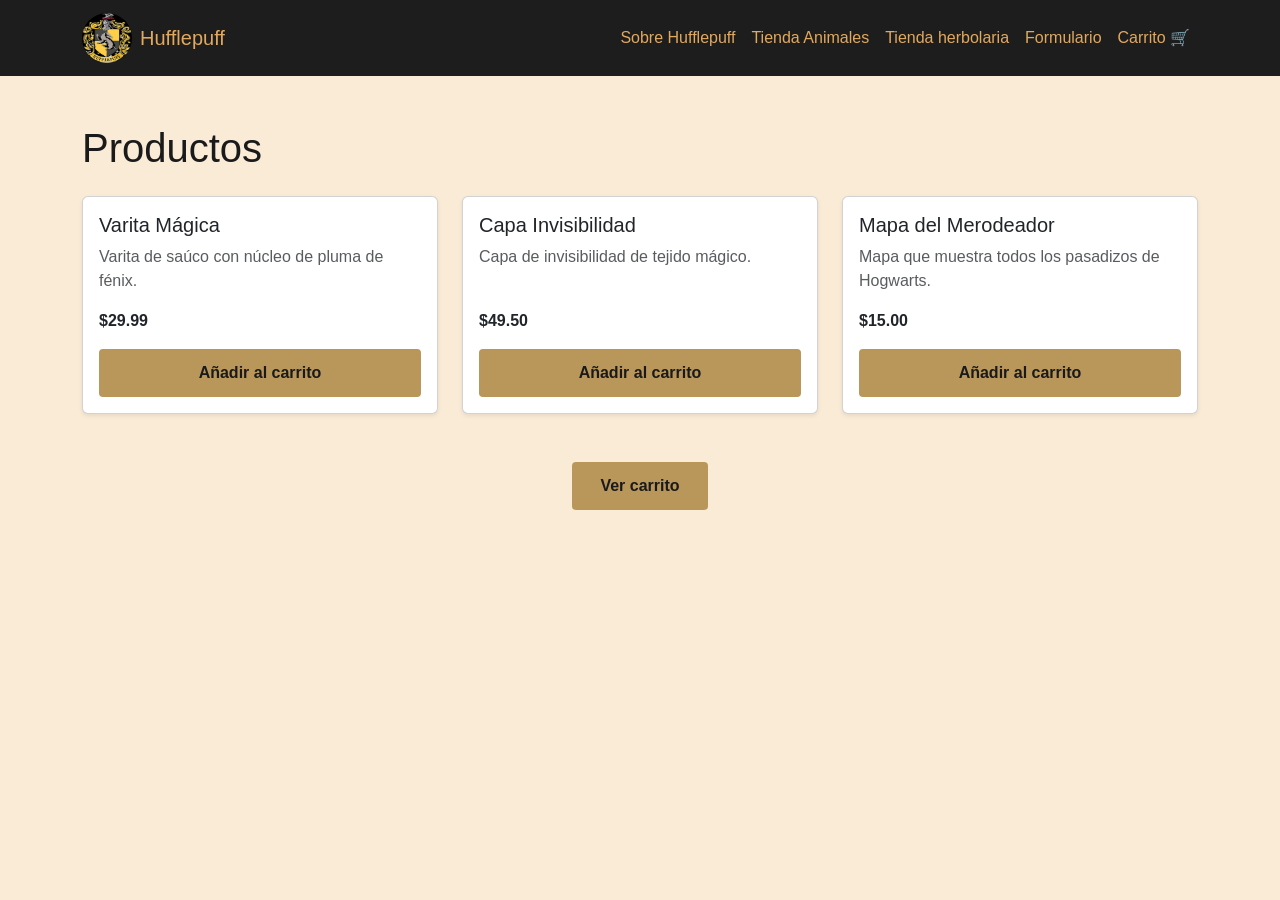
<file: test.html>
<!doctype html>
<html lang="es">
  <head>
    <meta charset="UTF-8" />
    <!-- NAVBAR -->
    <nav class="navbar navbar-dark navbar-expand-lg navbar-hufflepuff">
      <div class="container">
        <a class="navbar-brand d-flex align-items-center" href="index.html">
          <img
            src="assets/logo.jpeg"
            alt="Logo Hufflepuff"
            width="50"
            height="50"
            class="me-2 rounded-circle"
          />
          Hufflepuff
        </a>
        <button
          class="navbar-toggler"
          type="button"
          data-bs-toggle="collapse"
          data-bs-target="#navbarNav"
          aria-controls="navbarNav"
          aria-expanded="false"
          aria-label="Abrir navegación"
        >
          <span class="navbar-toggler-icon"></span>
        </button>
        <div class="collapse navbar-collapse" id="navbarNav">
          <ul class="navbar-nav ms-auto">
            <li class="nav-item">
              <a class="nav-link" href="index.html#alumnos">Sobre Hufflepuff</a>
            </li>
            <li class="nav-item">
              <a class="nav-link" href="cards-animales.html">Tienda Animales</a>
            </li>
            <li class="nav-item">
              <a class="nav-link" href="cards-herbolaria.html"
                >Tienda herbolaria</a
              >
            </li>
            <li class="nav-item">
              <a class="nav-link" href="form.html">Formulario</a>
            </li>
            <li class="nav-item">
              <a class="nav-link" href="carrito.html">Carrito 🛒</a>
            </li>
          </ul>
        </div>
      </div>
    </nav>

    <meta name="viewport" content="width=device-width, initial-scale=1" />

    <title>Harry Potter Shop - Productos</title>

    <link
      href="https://cdn.jsdelivr.net/npm/bootstrap@5.3.8/dist/css/bootstrap.min.css"
      rel="stylesheet"
      integrity="sha384-sRIl4kxILFvY47J16cr9ZwB07vP4J8+LH7qKQnuqkuIAvNWLzeN8tE5YBujZqJLB"
      crossorigin="anonymous"
    />

    <link href="styles.css" rel="stylesheet" />
  </head>

  <body>
    <main class="container py-5">
      <h1 class="mb-4">Productos</h1>

      <div
        id="addMessage"
        class="alert alert-success d-none"
        role="status"
        aria-live="polite"
      ></div>

      <div
        id="productList"
        class="row row-cols-1 row-cols-md-2 row-cols-lg-3 g-4"
      >
        <!-- PRODUCTO 1 -->
        <div
          class="col product-card"
          data-id="1"
          data-name="Varita Mágica"
          data-price="29.99"
        >
          <article class="card h-100 shadow-sm">
            <div class="card-body d-flex flex-column">
              <h2 class="h5 card-title">Varita Mágica</h2>
              <p class="card-text text-muted">
                Varita de saúco con núcleo de pluma de fénix.
              </p>
              <p class="fw-bold mt-auto mb-3">$29.99</p>
              <button class="add-to-cart btn btn-gold" type="button">
                Añadir al carrito
              </button>
            </div>
          </article>
        </div>

        <!-- PRODUCTO 2 -->
        <div
          class="col product-card"
          data-id="2"
          data-name="Capa Invisibilidad"
          data-price="49.50"
        >
          <article class="card h-100 shadow-sm">
            <div class="card-body d-flex flex-column">
              <h2 class="h5 card-title">Capa Invisibilidad</h2>
              <p class="card-text text-muted">
                Capa de invisibilidad de tejido mágico.
              </p>
              <p class="fw-bold mt-auto mb-3">$49.50</p>
              <button class="add-to-cart btn btn-gold" type="button">
                Añadir al carrito
              </button>
            </div>
          </article>
        </div>

        <!-- PRODUCTO 3 -->
        <div
          class="col product-card"
          data-id="3"
          data-name="Mapa del Merodeador"
          data-price="15.00"
        >
          <article class="card h-100 shadow-sm">
            <div class="card-body d-flex flex-column">
              <h2 class="h5 card-title">Mapa del Merodeador</h2>
              <p class="card-text text-muted">
                Mapa que muestra todos los pasadizos de Hogwarts.
              </p>
              <p class="fw-bold mt-auto mb-3">$15.00</p>
              <button class="add-to-cart btn btn-gold" type="button">
                Añadir al carrito
              </button>
            </div>
          </article>
        </div>
      </div>

      <div class="text-center mt-5">
        <a href="carrito.html" class="btn btn-gold">Ver carrito</a>
      </div>
    </main>

    <script
      src="https://cdn.jsdelivr.net/npm/bootstrap@5.3.8/dist/js/bootstrap.bundle.min.js"
      integrity="sha384-FKyoEForCGlyvwx9Hj09JcYn3nv7wiPVlz7YYwJrWVcXK/BmnVDxM+D2scQbITxI"
      crossorigin="anonymous"
    ></script>
    <script src="carrito.js"></script>
  </body>
</html>
</file>
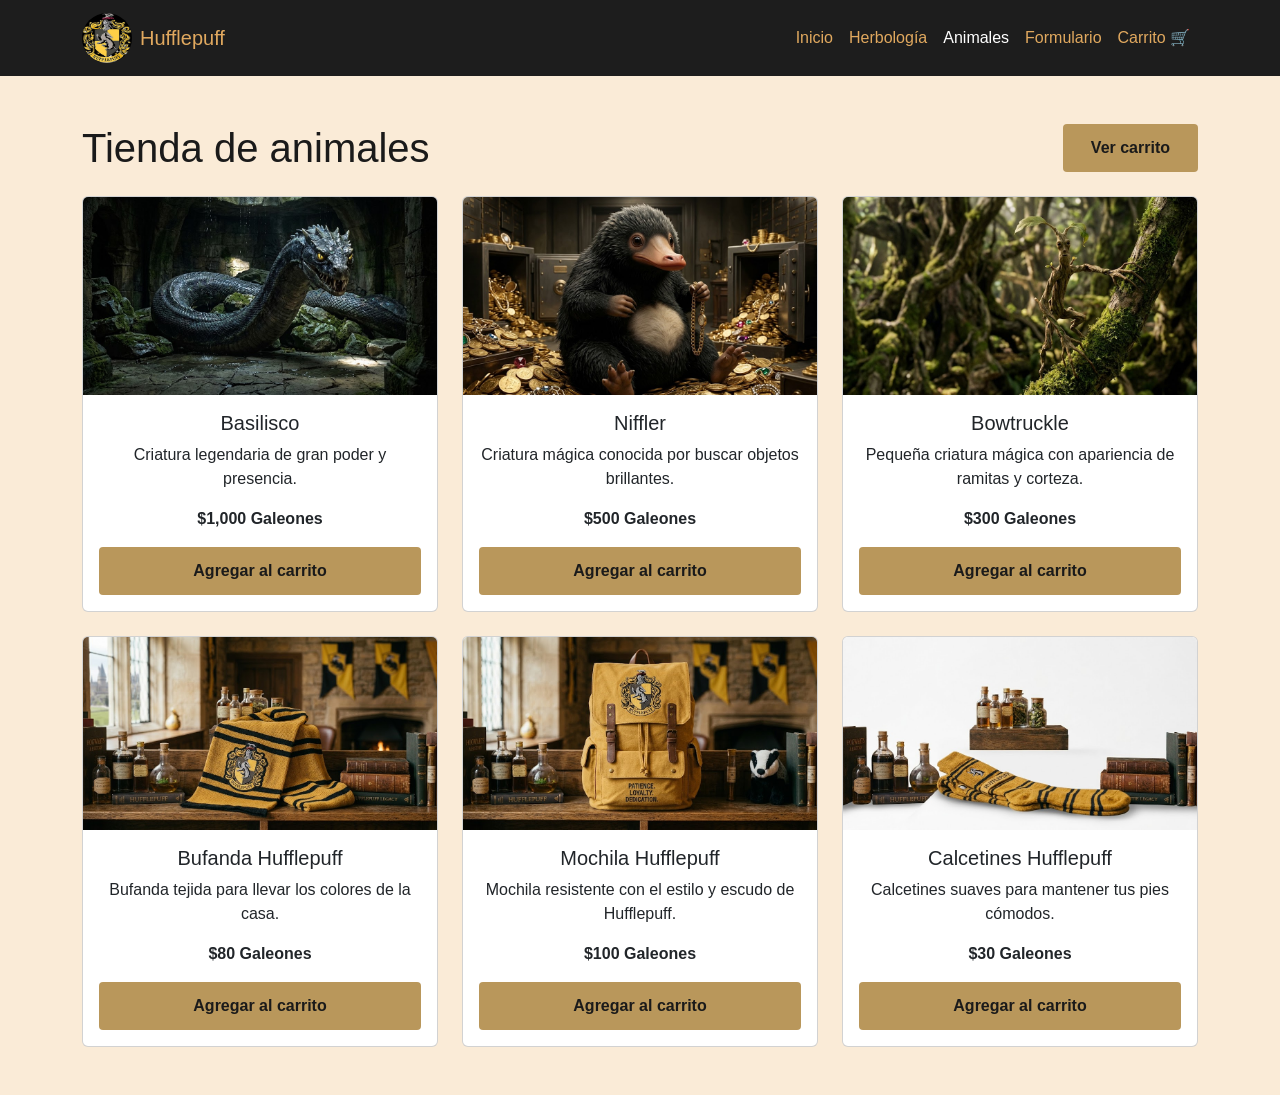
<file: pages/cards-animales.html>
<!doctype html>
<html lang="es">
  <head>
    <meta charset="UTF-8" />
    <meta name="viewport" content="width=device-width, initial-scale=1.0" />
    <title>Tienda de animales | Hufflepuff</title>
    <link
      href="https://cdn.jsdelivr.net/npm/bootstrap@5.3.8/dist/css/bootstrap.min.css"
      rel="stylesheet"
      integrity="sha384-sRIl4kxILFvY47J16cr9ZwB07vP4J8+LH7qKQnuqkuIAvNWLzeN8tE5YBujZqJLB"
      crossorigin="anonymous"
    />
    <link href="../styles.css" rel="stylesheet" />
  </head>

  <body>
    <nav class="navbar navbar-dark navbar-expand-lg navbar-hufflepuff">
      <div class="container">
        <a class="navbar-brand d-flex align-items-center" href="../index.html">
          <img
            src="../assets/logo.jpeg"
            alt="Logo Hufflepuff"
            width="50"
            height="50"
            class="me-2 rounded-circle"
          />
          Hufflepuff
        </a>
        <button
          class="navbar-toggler"
          type="button"
          data-bs-toggle="collapse"
          data-bs-target="#navbarNav"
          aria-controls="navbarNav"
          aria-expanded="false"
          aria-label="Abrir navegación"
        >
          <span class="navbar-toggler-icon"></span>
        </button>
        <div class="collapse navbar-collapse" id="navbarNav">
          <ul class="navbar-nav ms-auto">
            <li class="nav-item">
              <a class="nav-link" href="../index.html">Inicio</a>
            </li>
            <li class="nav-item">
              <a class="nav-link" href="cards-herbolaria.html">Herbología</a>
            </li>
            <li class="nav-item">
              <a
                class="nav-link active"
                aria-current="page"
                href="cards-animales.html"
                >Animales</a
              >
            </li>
            <li class="nav-item">
              <a class="nav-link" href="form.html">Formulario</a>
            </li>
            <li class="nav-item">
              <a class="nav-link" href="carrito.html">Carrito 🛒</a>
            </li>
          </ul>
        </div>
      </div>
    </nav>

    <main id="productList" class="container py-5">
      <div class="d-flex justify-content-between align-items-center mb-4">
        <h1 class="mb-0">Tienda de animales</h1>
        <a class="btn btn-gold" href="carrito.html">Ver carrito</a>
      </div>

      <div
        id="addMessage"
        class="alert alert-success d-none"
        role="status"
        aria-live="polite"
      ></div>

      <div class="row row-cols-1 row-cols-md-3 g-4">
        <div
          class="col product-card"
          data-id="animal-1"
          data-name="Basilisco"
          data-price="1000"
          data-image="../hp/basilisco.jpeg"
        >
          <article class="card h-100 text-center">
            <img src="../hp/basilisco.jpeg" class="card-img-top" alt="Basilisco" />
            <div class="card-body d-flex flex-column">
              <h2 class="h5 card-title">Basilisco</h2>
              <p class="card-text">
                Criatura legendaria de gran poder y presencia.
              </p>
              <p class="fw-bold mt-auto">$1,000 Galeones</p>
              <button type="button" class="add-to-cart btn btn-gold">
                Agregar al carrito
              </button>
            </div>
          </article>
        </div>

        <div
          class="col product-card"
          data-id="animal-2"
          data-name="Niffler"
          data-price="500"
          data-image="../hp/niffler.jpeg"
        >
          <article class="card h-100 text-center">
            <img src="../hp/niffler.jpeg" class="card-img-top" alt="Niffler" />
            <div class="card-body d-flex flex-column">
              <h2 class="h5 card-title">Niffler</h2>
              <p class="card-text">
                Criatura mágica conocida por buscar objetos brillantes.
              </p>
              <p class="fw-bold mt-auto">$500 Galeones</p>
              <button type="button" class="add-to-cart btn btn-gold">
                Agregar al carrito
              </button>
            </div>
          </article>
        </div>

        <div
          class="col product-card"
          data-id="animal-3"
          data-name="Bowtruckle"
          data-price="300"
          data-image="../hp/bowtruckle.jpeg"
        >
          <article class="card h-100 text-center">
            <img
              src="../hp/bowtruckle.jpeg"
              class="card-img-top"
              alt="Bowtruckle"
            />
            <div class="card-body d-flex flex-column">
              <h2 class="h5 card-title">Bowtruckle</h2>
              <p class="card-text">
                Pequeña criatura mágica con apariencia de ramitas y corteza.
              </p>
              <p class="fw-bold mt-auto">$300 Galeones</p>
              <button type="button" class="add-to-cart btn btn-gold">
                Agregar al carrito
              </button>
            </div>
          </article>
        </div>
        <div
          class="col product-card"
          data-id="animal-4"
          data-name="Bufanda Hufflepuff"
          data-price="80"
          data-image="hp/bufanda.jpeg"
        >
          <article class="card h-100 text-center">
            <img
              src="../hp/bufanda.jpeg"
              class="card-img-top"
              alt="Bufanda Hufflepuff"
            />
            <div class="card-body d-flex flex-column">
              <h2 class="h5 card-title">Bufanda Hufflepuff</h2>
              <p class="card-text">
                Bufanda tejida para llevar los colores de la casa.
              </p>
              <p class="fw-bold mt-auto">$80 Galeones</p>
              <button type="button" class="add-to-cart btn btn-gold">
                Agregar al carrito
              </button>
            </div>
          </article>
        </div>

        <div
          class="col product-card"
          data-id="animal-5"
          data-name="Mochila Hufflepuff"
          data-price="100"
          data-image="hp/mochila.jpeg"
        >
          <article class="card h-100 text-center">
            <img
              src="../hp/mochila.jpeg"
              class="card-img-top"
              alt="Mochila Hufflepuff"
            />
            <div class="card-body d-flex flex-column">
              <h2 class="h5 card-title">Mochila Hufflepuff</h2>
              <p class="card-text">
                Mochila resistente con el estilo y escudo de Hufflepuff.
              </p>
              <p class="fw-bold mt-auto">$100 Galeones</p>
              <button type="button" class="add-to-cart btn btn-gold">
                Agregar al carrito
              </button>
            </div>
          </article>
        </div>

        <div
          class="col product-card"
          data-id="animal-6"
          data-name="Calcetines Hufflepuff"
          data-price="30"
          data-image="../hp/calcetines.jpeg"
        >
          <article class="card h-100 text-center">
            <img
              src="../hp/calcetines.jpeg"
              class="card-img-top"
              alt="Calcetines Hufflepuff"
            />
            <div class="card-body d-flex flex-column">
              <h2 class="h5 card-title">Calcetines Hufflepuff</h2>
              <p class="card-text">
                Calcetines suaves para mantener tus pies cómodos.
              </p>
              <p class="fw-bold mt-auto">$30 Galeones</p>
              <button type="button" class="add-to-cart btn btn-gold">
                Agregar al carrito
              </button>
            </div>
          </article>
        </div>
      </div>
    </main>

    <script src="../js/carrito.js" defer></script>
    <script
      src="https://cdn.jsdelivr.net/npm/bootstrap@5.3.8/dist/js/bootstrap.bundle.min.js"
      integrity="sha384-FKyoEForCGlyvwx9Hj09JcYn3nv7wiPVlz7YYwJrWVcXK/BmnVDxM+D2scQbITxI"
      crossorigin="anonymous"
    ></script>
  </body>
</html>
</file>
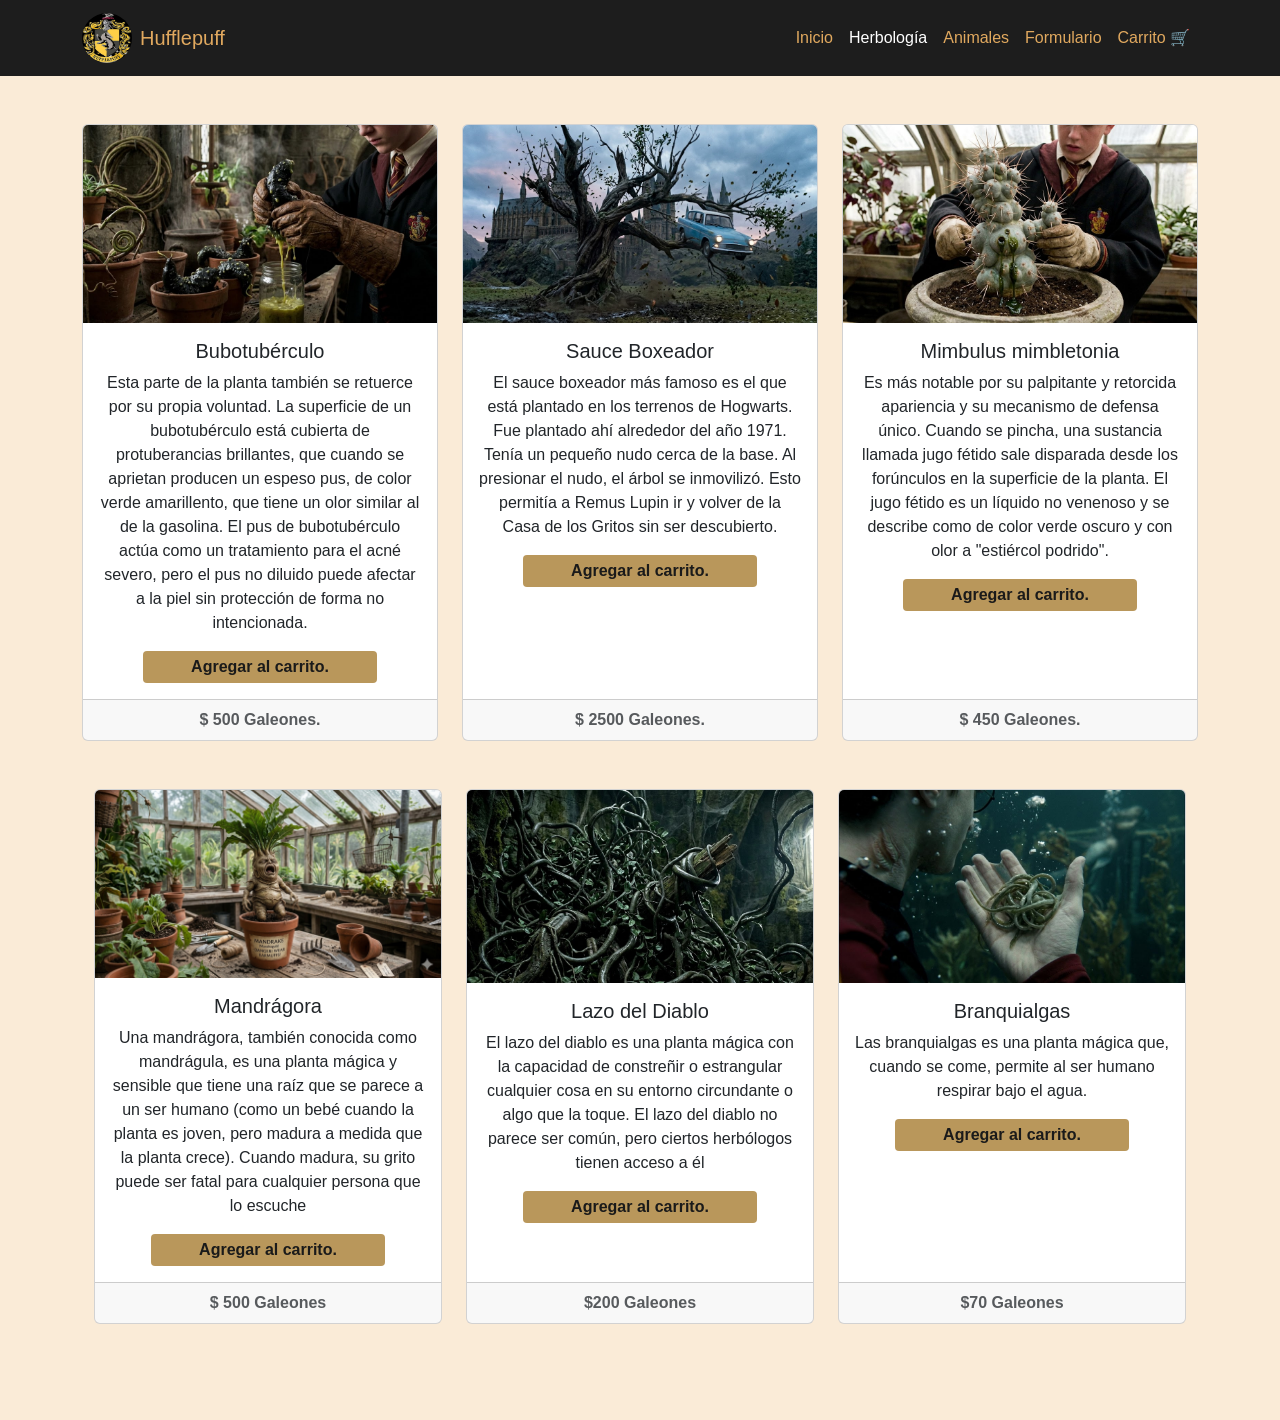
<file: pages/cards-herbolaria.html>
<!doctype html>
<html lang="es">
  <head>
    <meta charset="UTF-8" />
    <meta name="viewport" content="width=device-width, initial-scale=1.0" />
    <title>Herbología</title>
    <link
      rel="stylesheet"
      href="https://cdn.jsdelivr.net/npm/bootstrap@5.3.8/dist/css/bootstrap.min.css"
    />

    <link rel="stylesheet" href="../styles.css" />
  </head>
  <body>
    <nav class="navbar navbar-dark navbar-expand-lg navbar-hufflepuff">
      <div class="container">
        <a class="navbar-brand d-flex align-items-center" href="../index.html">
          <img src="../assets/logo.jpeg" alt="Logo Hufflepuff" width="50" height="50" class="me-2 rounded-circle" />
          Hufflepuff
        </a>
        <button class="navbar-toggler" type="button" data-bs-toggle="collapse" data-bs-target="#navbarNav" aria-controls="navbarNav" aria-expanded="false" aria-label="Abrir navegación">
          <span class="navbar-toggler-icon"></span>
        </button>
        <div class="collapse navbar-collapse" id="navbarNav">
          <ul class="navbar-nav ms-auto">
            <li class="nav-item"><a class="nav-link" href="../index.html">Inicio</a></li>
            <li class="nav-item"><a class="nav-link active" aria-current="page" href="cards-herbolaria.html">Herbología</a></li>
            <li class="nav-item"><a class="nav-link" href="cards-animales.html">Animales</a></li>
            <li class="nav-item"><a class="nav-link" href="form.html">Formulario</a></li>
            <li class="nav-item"><a class="nav-link" href="carrito.html">Carrito 🛒</a></li>
          </ul>
        </div>
      </div>
    </nav>
    <!--?esto agrega el mensaje de que se agrego al carro correctamente-->
    <main id="productList" class="container text-center py-5">
      <div
        id="addMessage"
        class="alert alert-success d-none"
        role="status"
        aria-live="polite"
      ></div>

      <div class="row row-cols-1 row-cols-md-3 g-4">
  <div class="col product-card" data-id="herb-1" data-name="Bubotubérculo" data-price="500" data-image="../assets/bubotuber.jpg">
    <div class="card h-100">
      <img src="../assets/bubotuber.jpg" class="card-img-top" alt="bubotuber">
      <div class="card-body">
        <h5 class="card-title">Bubotubérculo</h5>
        <p class="card-text"> Esta parte de la planta también se retuerce por su propia voluntad. La superficie de un bubotubérculo está cubierta de protuberancias brillantes, que cuando se aprietan producen un espeso pus, de color verde amarillento, que tiene un olor similar al de la gasolina. El pus de bubotubérculo actúa como un tratamiento para el acné severo, pero el pus no diluido puede afectar a la piel sin protección de forma no intencionada.</p>
        <button type="button" class="add-to-cart btn btn-gold py-1 px-5">Agregar al carrito.</button>
      </div>
      <div class="card-footer">
        <small class="text-body-secondary" style="font-size: 1rem;">
  <strong>$ 500 Galeones.</strong>
</small>
      </div>
    </div>
  </div>
  <div class="col product-card" data-id="herb-2" data-name="SauceBoxeador" data-price="2500" data-image="../assets/sauceBoxeador.jpg">
    <div class="card h-100">
      <img src="../assets/sauceBoxeador.jpg" class="card-img-top" alt="sauceBoxeador">
      <div class="card-body">
        <h5 class="card-title">Sauce Boxeador</h5>
        <p class="card-text">El sauce boxeador más famoso es el que está plantado en los terrenos de Hogwarts. Fue plantado ahí alrededor del año 1971. Tenía un pequeño nudo cerca de la base. Al presionar el nudo, el árbol se inmovilizó. Esto permitía a Remus Lupin ir y volver de la Casa de los Gritos sin ser descubierto.</p>
        <button type="button" class="add-to-cart btn btn-gold py-1 px-5">Agregar al carrito.</button>
      </div>
      <div class="card-footer">
        <small class="text-body-secondary" style="font-size: 1rem;">
  <strong>$ 2500 Galeones.</strong>
</small>
      </div>
    </div>
  </div>
  <div class="col product-card" data-id="herb-3" data-name="Mimbulusmimbletonia" data-price="450" data-image="../assets/mimbulusMimbletonia.jpg">
    <div class="card h-100">
      <img src="../assets/mimbulusMimbletonia.jpg" class="card-img-top" alt="mimbulusMimbletonia">
      <div class="card-body">
        <h5 class="card-title">Mimbulus mimbletonia</h5>
        <p class="card-text">Es más notable por su palpitante y retorcida apariencia y su mecanismo de defensa único. Cuando se pincha, una sustancia llamada jugo fétido sale disparada desde los forúnculos en la superficie de la planta. El jugo fétido es un líquido no venenoso y se describe como de color verde oscuro y con olor a "estiércol podrido".</p>
        <button type="button" class="add-to-cart btn btn-gold py-1 px-5">Agregar al carrito.</button>
      </div>
      <div class="card-footer">
        <small class="text-body-secondary" style="font-size: 1rem;">
  <strong>$ 450 Galeones.</strong>
</small>
      </div>
    </div>
  </div>
</div>
</div>

<div class="container text-center py-5">

<div class="row row-cols-1 row-cols-md-3 g-4">
            <div class="col product-card" data-id="herb-4" data-name="Mandrágora" data-price="500" data-image="../assets/mandragora.jpg">
              <div class="card h-100">
                    <img src="../assets/mandragora.jpg" class="card-img-top" alt="Mandragora">
                    <div class="card-body">
                        <h5 class="card-title">Mandrágora</h5>
                        <p class="card-text">Una mandrágora, también conocida como mandrágula, es una planta mágica y
                            sensible que tiene una raíz que se parece a un ser humano (como un bebé cuando la planta es
                            joven, pero madura a medida que la planta crece). Cuando madura, su grito puede ser fatal
                            para
                            cualquier persona que lo escuche</p>
                        <button type="button" class="add-to-cart btn btn-gold py-1 px-5">Agregar al carrito.</button>
                    </div>
                    <div class="card-footer">
                        <small class="text-body-secondary" style="font-size: 1rem;"><strong>$ 500
                                Galeones</strong></small>
                    </div>
                </div>
            </div>
            <div class="col product-card" data-id="herb-5" data-name="LazodelDiablo" data-price="200" data-image="../assets/lazoDelDiablo.jpg">
              <div class="card h-100">
                    <img src="../assets/lazoDelDiablo.jpg" class="card-img-top" alt="lazo">
                    <div class="card-body">
                        <h5 class="card-title">Lazo del Diablo</h5>
                        <p class="card-text">El lazo del diablo es una planta mágica con la capacidad de constreñir o
                            estrangular cualquier cosa en su entorno circundante o algo que la toque. El lazo del diablo
                            no
                            parece ser común, pero ciertos herbólogos tienen acceso a él</p>
                        <button type="button" class="add-to-cart btn btn-gold py-1 px-5">Agregar al carrito.</button>
                    </div>
                    <div class="card-footer">
                        <small class="text-body-secondary" style="font-size: 1rem;"><strong>$200
                                Galeones</strong></small>
                    </div>
                </div>
            </div>
            <div class="col product-card" data-id="herb-6" data-name="Branquialgas" data-price="70" data-image="../assets/branquialgas.jpg">
              <div class="card h-100">
                    <img src="../assets/branquialgas.jpg" class="card-img-top" alt="sauce">
                    <div class="card-body">
                        <h5 class="card-title">Branquialgas</h5>
                        <p class="card-text">Las branquialgas es una planta mágica que, cuando se come, permite al ser
                            humano respirar bajo el agua.</p>
                        <button type="button" class="add-to-cart btn btn-gold py-1 px-5">Agregar al carrito.</button>

                    </div>
                    <div class="card-footer">
                        <small class="text-body-secondary" style="font-size: 1rem;"><strong>$70
                                Galeones</strong></small>
                    </div>
                </div>
            </div>
        </div>

</div>


    </main>

    <script src="../js/carrito.js" defer></script>
    <script
      src="https://cdn.jsdelivr.net/npm/bootstrap@5.3.8/dist/js/bootstrap.bundle.min.js"
      integrity="sha384-FKyoEForCGlyvwx9Hj09JcYn3nv7wiPVlz7YYwJrWVcXK/BmnVDxM+D2scQbITxI"
      crossorigin="anonymous"
    ></script>
  </body>
</html>
</file>
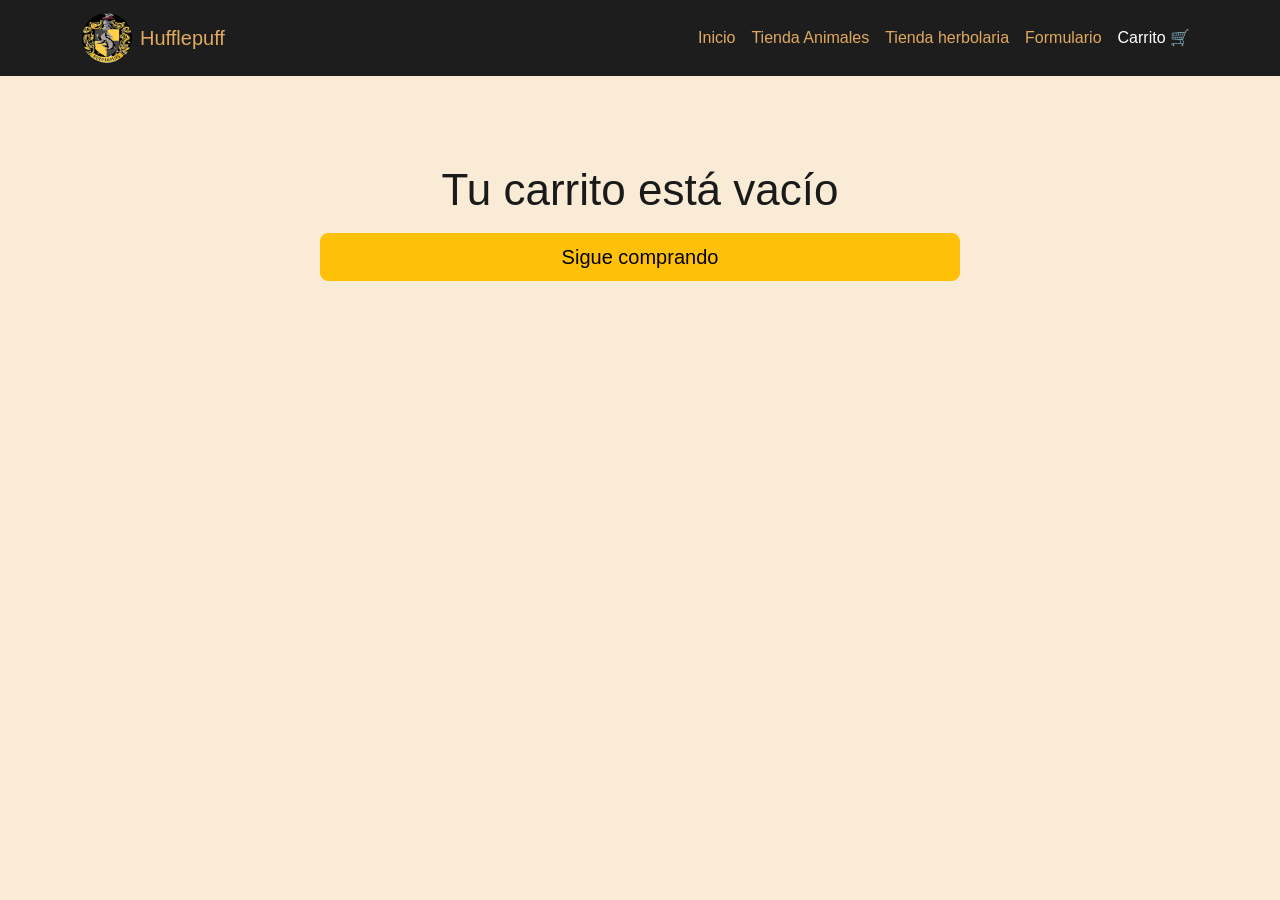
<file: pages/carrito.html>
<!doctype html>
<html lang="es">
  <head>
    <meta charset="utf-8" />

    <meta name="viewport" content="width=device-width, initial-scale=1" />

    <title>Harry Potter Shop · Carrito</title>

    <link
      href="https://cdn.jsdelivr.net/npm/bootstrap@5.3.8/dist/css/bootstrap.min.css"
      rel="stylesheet"
      integrity="sha384-sRIl4kxILFvY47J16cr9ZwB07vP4J8+LH7qKQnuqkuIAvNWLzeN8tE5YBujZqJLB"
      crossorigin="anonymous"
    />

    <link href="../styles.css" rel="stylesheet" />
  </head>

  <body>
    <!-- ================= NAVBAR ================= -->
    <nav class="navbar navbar-dark navbar-expand-lg navbar-hufflepuff">
      <div class="container">
        <a class="navbar-brand d-flex align-items-center" href="../index.html">
          <img
            src="../assets/logo.jpeg"
            alt="Logo Hufflepuff"
            width="50"
            height="50"
            class="me-2 rounded-circle"
          />
          Hufflepuff
        </a>
        <button
          class="navbar-toggler"
          type="button"
          data-bs-toggle="collapse"
          data-bs-target="#navbarNav"
          aria-controls="navbarNav"
          aria-expanded="false"
          aria-label="Abrir navegación"
        >
          <span class="navbar-toggler-icon"></span>
        </button>
        <div class="collapse navbar-collapse" id="navbarNav">
          <ul class="navbar-nav ms-auto">
            <li class="nav-item">
              <a class="nav-link" href="../index.html">Inicio</a>
            </li>
            <li class="nav-item">
              <a class="nav-link" href="cards-animales.html">Tienda Animales</a>
            </li>
            <li class="nav-item">
              <a class="nav-link" href="cards-herbolaria.html"
                >Tienda herbolaria</a
              >
            </li>
            <li class="nav-item">
              <a class="nav-link" href="form.html">Formulario</a>
            </li>
            <li class="nav-item">
              <a class="nav-link active" aria-current="page" href="carrito.html"
                >Carrito 🛒</a
              >
            </li>
          </ul>
        </div>
      </div>
    </nav>

    <main>
      <!-- ================= CARRITO VACÍO ================= -->

      <section id="cart-empty" class="cart-state text-center d-none">
        <div class="d-grid gap-2 col-6 mx-auto">
          <h1>Tu carrito está vacío</h1>

          <a href="cards-herbolaria.html" class="btn btn-warning btn-lg">
            Sigue comprando
          </a>
        </div>
      </section>

      <!-- ================= CARRITO CON PRODUCTOS ================= -->

      <section id="cart-full" class="cart-state">
        <div class="container">
          <h1 class="mb-4">Tu carrito</h1>

          <div class="row g-4">
            <!-- ================= PRODUCTOS ================= -->

            <div class="col-lg-8">
              <!--
              carrito.js insertará aquí
              los productos guardados.
            -->

              <div id="cartList" class="vstack gap-3"></div>
            </div>

            <!-- ================= RESUMEN ================= -->

            <div class="col-lg-4">
              <div class="order-summary">
                <h3>Resumen</h3>

                <div class="summary-row">
                  <span> Subtotal </span>

                  <span id="cart-subtotal"> $0.00 </span>
                </div>

                <div class="summary-row muted">
                  <span> Envío </span>

                  <span> Se calcula al pagar </span>
                </div>

                <hr />

                <div class="summary-row total">
                  <span> Total </span>

                  <span id="cart-total"> $0.00 </span>
                </div>

                <!-- FINALIZAR COMPRA -->

                <button
                  id="checkoutButton"
                  type="button"
                  class="btn btn-gold w-100 mt-3"
                >
                  Finalizar compra
                </button>

                <!-- MENSAJE DE COMPRA -->

                <p
                  id="purchaseMessage"
                  class="text-success fw-semibold mt-3 mb-0"
                  role="status"
                ></p>
              </div>
            </div>
          </div>
        </div>
      </section>
    </main>

    <script
      src="https://cdn.jsdelivr.net/npm/bootstrap@5.3.8/dist/js/bootstrap.bundle.min.js"
      integrity="sha384-FKyoEForCGlyvwx9Hj09JcYn3nv7wiPVlz7YYwJrWVcXK/BmnVDxM+D2scQbITxI"
      crossorigin="anonymous"
    ></script>

    <script src="../js/carrito.js" defer></script>
  </body>
</html>
</file>
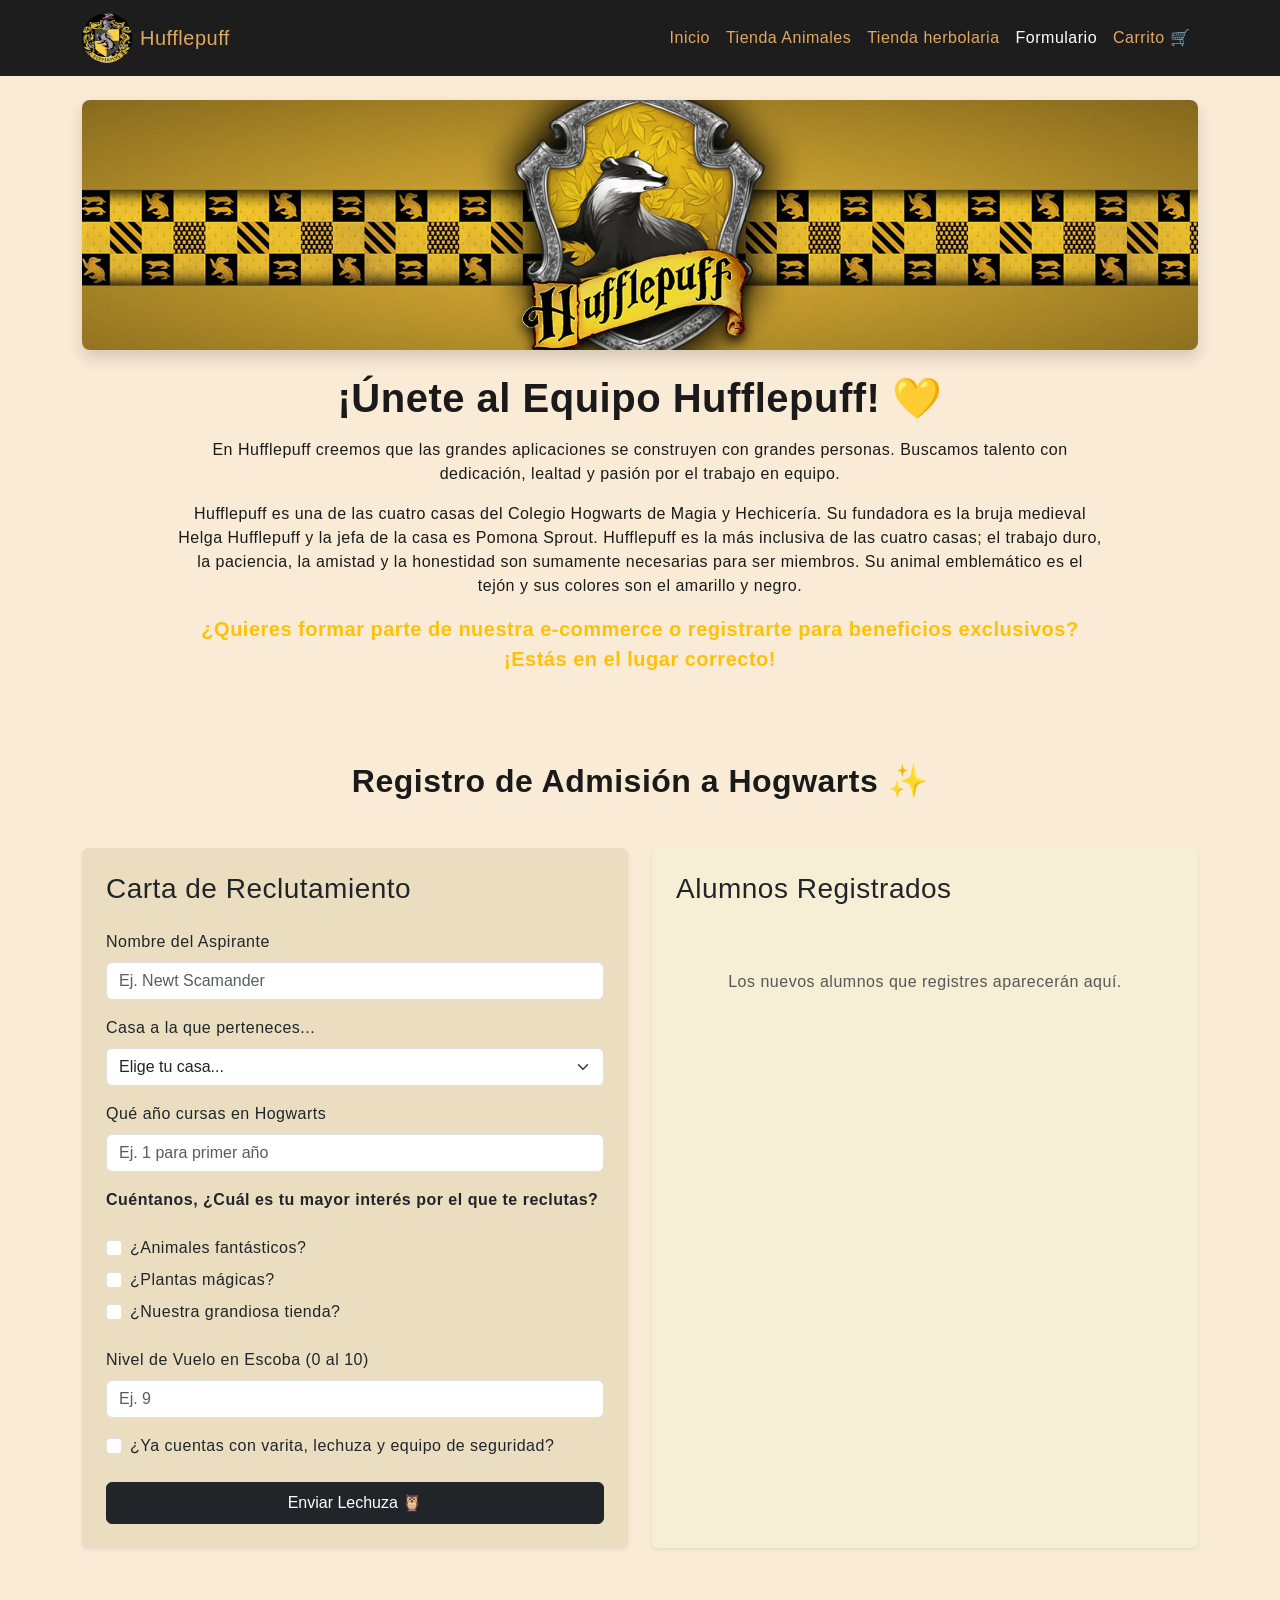
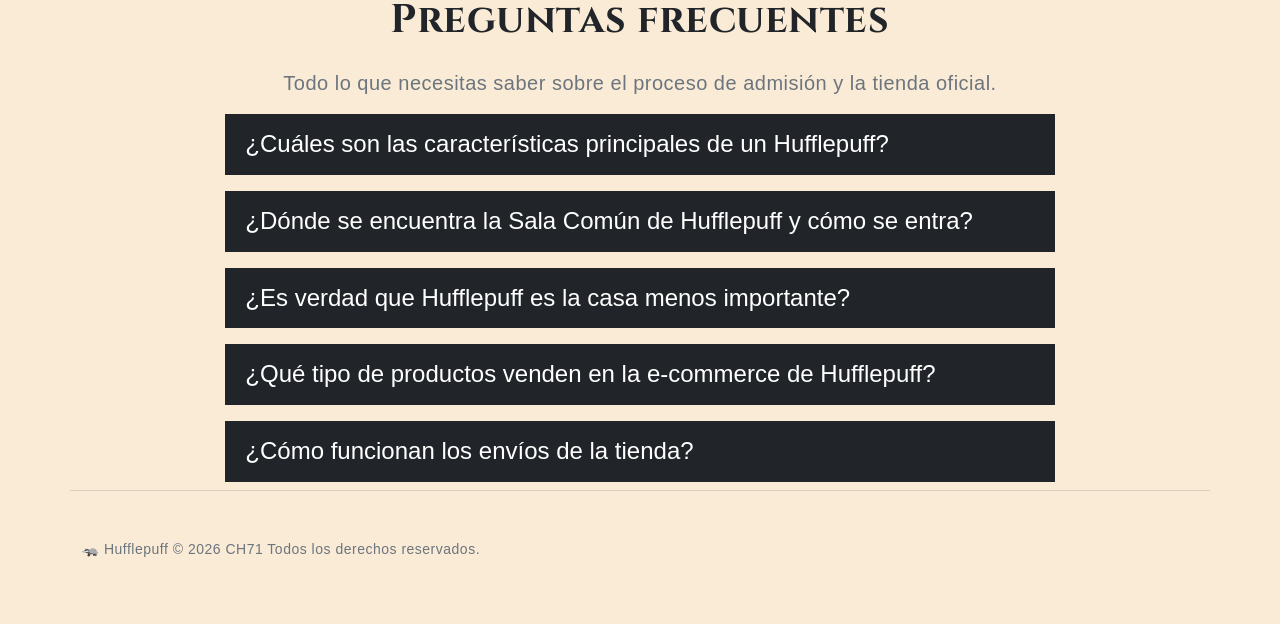
<file: pages/form.html>
<!DOCTYPE html>
<html lang="es">

<head>
    <meta charset="UTF-8">
    <meta name="viewport" content="width=device-width, initial-scale=1.0">
    <!-- Bootstrap 5 CSS -->
    <link href="https://cdn.jsdelivr.net/npm/bootstrap@5.3.3/dist/css/bootstrap.min.css" rel="stylesheet">
    <link rel="stylesheet" href="../assets-form/style.css">
    <link
        href="https://fonts.googleapis.com/css2?family=Cinzel:wght@600;700&family=Poppins:wght@400;500;600&display=swap"
        rel="stylesheet">
    <link rel="stylesheet" href="../styles.css">
    <title>Reclutamiento</title>
</head>

<body>
    <header>
        <!--!ESTA PARTE NO LA TOCAMOS-->
        <!-- NAVBAR -->
        <nav class="navbar navbar-dark navbar-expand-lg navbar-hufflepuff">
            <div class="container">
                <a class="navbar-brand d-flex align-items-center" href="../index.html">
                    <img src="../assets/logo.jpeg" alt="Logo Hufflepuff" width="50" height="50"
                        class="me-2 rounded-circle" />
                    Hufflepuff
                </a>
                <button class="navbar-toggler" type="button" data-bs-toggle="collapse" data-bs-target="#navbarNav"
                    aria-controls="navbarNav" aria-expanded="false" aria-label="Abrir navegación">
                    <span class="navbar-toggler-icon"></span>
                </button>
                <div class="collapse navbar-collapse" id="navbarNav">
                    <ul class="navbar-nav ms-auto">
                        <li class="nav-item">
                            <a class="nav-link" href="../index.html">Inicio</a>
                        </li>
                        <li class="nav-item">
                            <a class="nav-link" href="cards-animales.html">Tienda Animales</a>
                        </li>
                        <li class="nav-item">
                            <a class="nav-link" href="cards-herbolaria.html">Tienda herbolaria</a>
                        </li>
                        <li class="nav-item">
                            <a class="nav-link active" aria-current="page" href="form.html">Formulario</a>
                        </li>
                        <li class="nav-item">
                            <a class="nav-link" href="carrito.html">Carrito 🛒</a>
                        </li>
                    </ul>
                </div>
            </div>
        </nav>
    </header>
    <section>
        <!--! INFO DE LA PAGINA FORMULARIO/RECLUTAMIENTO-->
        <section class="py-4">
            <div class="container text-center">

                <!-- Imagen del banner antes del texto -->
                <div class="mb-4">
                    <img src="../assets-form/img-form/fondo-form.jpg" alt="Hufflepuff Banner"
                        class="img-fluid rounded-3 shadow" id="img-banner-form">
                </div>
                <div class="row justify-content-center">
                    <div class="col-lg-10">
                        <h1 class="fw-bold">¡Únete al Equipo Hufflepuff! 💛</h1>

                        <p class="my-3">
                            En Hufflepuff creemos que las grandes aplicaciones se construyen con grandes personas.
                            Buscamos talento con dedicación, lealtad y pasión por el trabajo en equipo.
                        </p>

                        <div class="my-3">
                            <p>
                                Hufflepuff es una de las cuatro casas del Colegio Hogwarts de Magia y Hechicería. Su
                                fundadora es la bruja medieval Helga Hufflepuff y la jefa de la casa es Pomona Sprout.
                                Hufflepuff es la más inclusiva de las cuatro casas; el trabajo duro, la paciencia, la
                                amistad y la honestidad son sumamente necesarias para ser miembros.
                                Su animal emblemático es el tejón y sus colores son el amarillo y negro.
                            </p>
                        </div>
                        <p class="fw-bold text-warning fs-5">
                            ¿Quieres formar parte de nuestra e-commerce o registrarte para beneficios exclusivos? ¡Estás
                            en el lugar correcto!
                        </p>
                    </div>
                </div>
            </div>
        </section>
        <section>
            <!--! SECCION DE FORMULARIO Y CARDS EN LOCAL STORAGE-->
            <div class="container my-5">
                <h2 class="text-center mb-5 fw-bold">Registro de Admisión a Hogwarts ✨</h2>

                <div class="row g-4 justify-content-center">

                    <!--? COLUMNA IZQUIERDA: FORMULARIO -->
                    <div class="col-lg-6">
                        <div class="card shadow-sm border-0">
                            <div class="card-body p-4">
                                <h3 class="card-title mb-4 text-dark">Carta de Reclutamiento</h3>

                                <form id="alumnos-form" class="needs-validation" novalidate>
                                    <!--? 1. Solicitud de nombre -->
                                    <div class="mb-3">
                                        <label for="nombre_estudiante" class="form-label">Nombre del Aspirante</label>
                                        <input name="name" type="text" class="form-control" id="nombre_estudiante"
                                            placeholder="Ej. Newt Scamander" required>
                                    </div>

                                    <!--? 2. Elección de Casa de Hogwarts -->
                                    <div class="mb-3">
                                        <label for="casa" class="form-label">Casa a la que perteneces...</label>
                                        <select name="casa" class="form-select" id="casa" required>
                                            <option value="" selected disabled>Elige tu casa...</option>
                                            <option value="Gryffindor">Gryffindor 🦁</option>
                                            <option value="Slytherin">Slytherin 🐍</option>
                                            <option value="Ravenclaw">Ravenclaw 🦅</option>
                                            <option value="Hufflepuff">Hufflepuff 🦡</option>
                                        </select>
                                    </div>

                                    <!--? 3. Año/Grado academico -->
                                    <div class="mb-3">
                                        <label for="year" class="form-label">Qué año cursas en Hogwarts</label>
                                        <input name="year" type="number" class="form-control" id="year"
                                            placeholder="Ej. 1 para primer año" min="1" max="7" required>
                                    </div>

                                    <!--? 4. Intereses (Checkboxes con IDs únicos) -->
                                    <div class="mb-3">
                                        <label class="form-label fw-semibold">Cuéntanos, ¿Cuál es tu mayor interés por
                                            el que te reclutas?</label>
                                    </div>
                                    <div class="mb-2 form-check">
                                        <input name="animal" type="checkbox" class="form-check-input" id="check-animal">
                                        <label class="form-check-label" for="check-animal">¿Animales
                                            fantásticos?</label>
                                    </div>
                                    <div class="mb-2 form-check">
                                        <input name="planta" type="checkbox" class="form-check-input" id="check-planta">
                                        <label class="form-check-label" for="check-planta">¿Plantas mágicas?</label>
                                    </div>
                                    <div class="mb-4 form-check">
                                        <input name="tienda" type="checkbox" class="form-check-input" id="check-tienda">
                                        <label class="form-check-label" for="check-tienda">¿Nuestra grandiosa
                                            tienda?</label>
                                    </div>

                                    <!--? 5. Nivel de Vuelo -->
                                    <div class="mb-3">
                                        <label for="vuelo" class="form-label">Nivel de Vuelo en Escoba (0 al 10)</label>
                                        <input name="vuelo" type="number" class="form-control" id="vuelo"
                                            placeholder="Ej. 9" min="0" max="10" required>
                                    </div>

                                    <!--? 6. Equipo de seguridad -->
                                    <div class="mb-4 form-check">
                                        <input name="equipo" type="checkbox" class="form-check-input" id="check-equipo">
                                        <label class="form-check-label" for="check-equipo">¿Ya cuentas con varita,
                                            lechuza y equipo de seguridad?</label>
                                    </div>

                                    <!--? Botón de envío -->
                                    <button name="submit" type="submit" class="btn btn-dark w-100 py-2">Enviar
                                        Lechuza 🦉</button>
                                </form>
                            </div>
                        </div>
                    </div>

                    <!--? COLUMNA DERECHA: CARDS PARA ALUMNOS -->
                    <div class="col-lg-6">
                        <div class="card shadow-sm border-0 h-100" id="card-lat">
                            <div class="card-body p-4">
                                <h3 class="card-title mb-4 text-dark">Alumnos Registrados</h3>

                                <div class="d-flex flex-column gap-3">
                                    <main id="alumnos-container" class="d-flex flex-column gap-3">
                                        <!--? Aquí se inyectarán dinámicamente las cards de alumnos -->
                                    </main>
                                    <div class="text-center text-muted py-4">
                                        <p class="mb-0">Los nuevos alumnos que registres aparecerán aquí.</p>
                                    </div>
                                </div>
                            </div>
                        </div>
                    </div>

                </div>
            </div>
        </section>

        <!--! SECCION DE PREGUNTAS FRECUENTES-->
        <section class="text-white py-10" id="faqs">
            <div class="container col-lg-8 mx-auto">
                <!-- !Título de la sección -->
                <h2 class="fw-bold mb-4 fs-1 text-center">Preguntas frecuentes</h2>
                <p id="texto-inmediato-faqs" class="text-secondary lead text-center">Todo lo que necesitas saber sobre
                    el proceso de admisión y la tienda oficial.</p>
                <!-- !Contenedor del Acordeón -->
                <div class="accordion accordion-flush d-flex flex-column gap-2" id="AcordeonPreguntas">
                    <!-- !Pregunta 1 -->
                    <div class="accordion-item text-white border-0">
                        <h3 class="accordion-header"><button
                                class="accordion-button collapsed bg-dark text-white fs-4 border-0 shadow-none"
                                type="button" data-bs-toggle="collapse" data-bs-target="#pregunta1"
                                aria-expanded="false" aria-controls="pregunta1">
                                ¿Cuáles son las características principales de un Hufflepuff?</button></h3>
                        <div id="pregunta1" class="accordion-collapse collapse" data-bs-parent="#AcordeonPreguntas">
                            <div class="accordion-body fs-5 border-top border-secondary">
                                <p>Los estudiantes de Hufflepuff son conocidos por su <strong>lealtad, honestidad,
                                        paciencia y una gran disposición para el trabajo duro</strong>. A diferencia de
                                    otras casas que buscan el orgullo o la ambición, los Hufflepuff valoran la justicia,
                                    la equidad y el juego limpio por encima de todo.</p>
                            </div>
                        </div>
                    </div>
                    <!-- !Pregunta 2 -->
                    <div class="accordion-item bg-dark text-white border-0">
                        <h3 class="accordion-header"><button
                                class="accordion-button collapsed bg-dark text-white fs-4 border-0 shadow-none"
                                type="button" data-bs-toggle="collapse" data-bs-target="#pregunta2"
                                aria-expanded="false" aria-controls="pregunta2">
                                ¿Dónde se encuentra la Sala Común de Hufflepuff y cómo se entra?</button></h3>
                        <div id="pregunta2" class="accordion-collapse collapse" data-bs-parent="#AcordeonPreguntas">
                            <div class="accordion-body fs-5 border-top border-secondary">
                                <p>Está ubicada en los sótanos del castillo de Hogwarts, en el mismo pasillo que lleva a
                                    las <strong>cocinas</strong>.
                            </div>
                        </div>
                    </div>
                    <!-- !Pregunta 3 -->
                    <div class="accordion-item bg-dark text-white border-0">
                        <h3 class="accordion-header"><button
                                class="accordion-button collapsed bg-dark text-white fs-4 border-0 shadow-none"
                                type="button" data-bs-toggle="collapse" data-bs-target="#pregunta3"
                                aria-expanded="false" aria-controls="pregunta3">
                                ¿Es verdad que Hufflepuff es la casa menos importante?</button></h3>
                        <div id="pregunta3" class="accordion-collapse collapse" data-bs-parent="#AcordeonPreguntas">
                            <div class="accordion-body fs-5 border-top border-secondary">
                                <p>¡Para nada! Aunque a menudo ha sido infravalorada por su falta de vanidad, es una de
                                    las casas más respetadas. De hecho, la propia J.K. Rowling ha mencionado que es su
                                    casa favorita.</p>
                            </div>
                        </div>
                    </div>
                    <!-- !Pregunta 4 -->
                    <div class="accordion-item bg-dark text-white border-0">
                        <h3 class="accordion-header"><button
                                class="accordion-button collapsed bg-dark text-white fs-4 border-0 shadow-none"
                                type="button" data-bs-toggle="collapse" data-bs-target="#pregunta4"
                                aria-expanded="false" aria-controls="pregunta4">
                                ¿Qué tipo de productos venden en la e-commerce de Hufflepuff?</button></h3>
                        <div id="pregunta4" class="accordion-collapse collapse" data-bs-parent="#AcordeonPreguntas">
                            <div class="accordion-body fs-5 border-top border-secondary">
                                <p>En nuestra tienda oficial encontrarás una sección exclusiva de
                                    <strong>Herbología</strong> con plantas mágicas decorativas, coleccionables de
                                    <strong>animales fantásticos</strong>,
                                    herramientas de jardinería y esencias aromáticas inspiradas en nuestra Sala Común.
                                </p>
                            </div>
                        </div>
                    </div>
                    <!-- !Pregunta 5 -->
                    <div class="accordion-item bg-dark text-white border-0">
                        <h3 class="accordion-header"><button
                                class="accordion-button collapsed bg-dark text-white fs-4 border-0 shadow-none"
                                type="button" data-bs-toggle="collapse" data-bs-target="#pregunta5"
                                aria-expanded="false" aria-controls="pregunta5">
                                ¿Cómo funcionan los envíos de la tienda?</button></h3>
                        <div id="pregunta5" class="accordion-collapse collapse" data-bs-parent="#AcordeonPreguntas">
                            <div class="accordion-body fs-5 border-top border-secondary">
                                <p>Hacemos envíos tanto al mundo mágico como al mundo Muggle. Los pedidos estándar se
                                    entregan mediante el **Servicio de Lechuzas Express** en un plazo de 2 a 3 días
                                    hábiles.</p>
                            </div>
                        </div>
                    </div>
                </div>
            </div>
            <!--! Fin de sección de Preguntas frecuentes -->
        </section>
        <!--! ESTA PARTE NO LA TOCAMOS-->
        <footer class="container py-5 text-secondary border-top border-secondary border-opacity-25">
            <p class="small">
                🦡 Hufflepuff © 2026 CH71 Todos los derechos reservados.
            </p>
        </footer>


        <script src="../js/form.js"></script>
        <!-- Bootstrap 5 JS Bundle -->
        <script src="https://cdn.jsdelivr.net/npm/bootstrap@5.3.3/dist/js/bootstrap.bundle.min.js"></script>
</body>

</html>
</file>
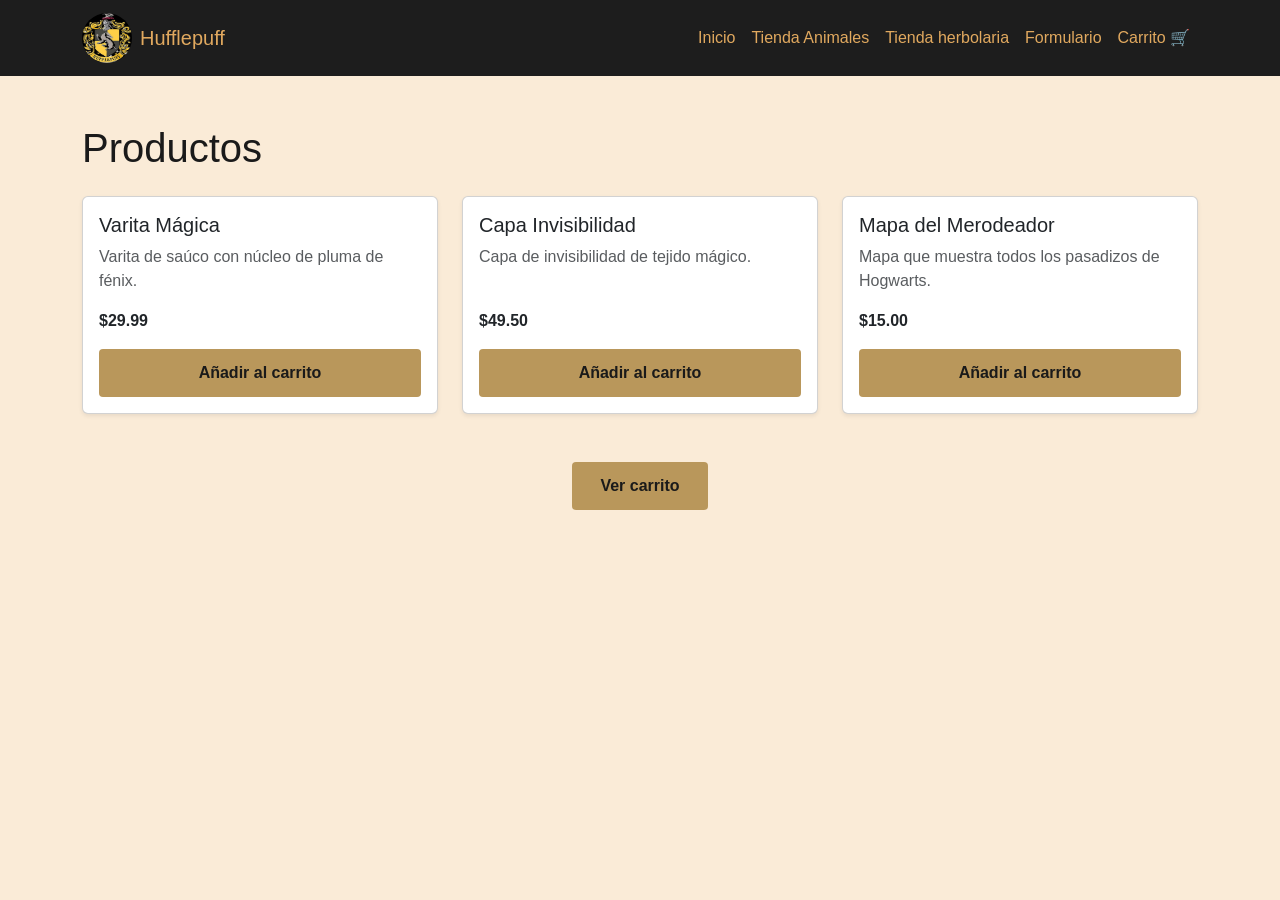
<file: pages/test.html>
<!doctype html>
<html lang="es">
  <head>
    <meta charset="UTF-8" />
    <!-- NAVBAR -->
    <nav class="navbar navbar-dark navbar-expand-lg navbar-hufflepuff">
      <div class="container">
        <a class="navbar-brand d-flex align-items-center" href="../index.html">
          <img
            src="../assets/logo.jpeg"
            alt="Logo Hufflepuff"
            width="50"
            height="50"
            class="me-2 rounded-circle"
          />
          Hufflepuff
        </a>
        <button
          class="navbar-toggler"
          type="button"
          data-bs-toggle="collapse"
          data-bs-target="#navbarNav"
          aria-controls="navbarNav"
          aria-expanded="false"
          aria-label="Abrir navegación"
        >
          <span class="navbar-toggler-icon"></span>
        </button>
        <div class="collapse navbar-collapse" id="navbarNav">
          <ul class="navbar-nav ms-auto">
            <li class="nav-item">
              <a class="nav-link" href="../index.html">Inicio</a>
            </li>
            <li class="nav-item">
              <a class="nav-link" href="cards-animales.html">Tienda Animales</a>
            </li>
            <li class="nav-item">
              <a class="nav-link" href="cards-herbolaria.html"
                >Tienda herbolaria</a
              >
            </li>
            <li class="nav-item">
              <a class="nav-link" href="form.html">Formulario</a>
            </li>
            <li class="nav-item">
              <a class="nav-link" href="carrito.html">Carrito 🛒</a>
            </li>
          </ul>
        </div>
      </div>
    </nav>

    <meta name="viewport" content="width=device-width, initial-scale=1" />

    <title>Harry Potter Shop - Productos</title>

    <link
      href="https://cdn.jsdelivr.net/npm/bootstrap@5.3.8/dist/css/bootstrap.min.css"
      rel="stylesheet"
      integrity="sha384-sRIl4kxILFvY47J16cr9ZwB07vP4J8+LH7qKQnuqkuIAvNWLzeN8tE5YBujZqJLB"
      crossorigin="anonymous"
    />

    <link href="../styles.css" rel="stylesheet" />
  </head>

  <body>
    <main class="container py-5">
      <h1 class="mb-4">Productos</h1>

      <div
        id="addMessage"
        class="alert alert-success d-none"
        role="status"
        aria-live="polite"
      ></div>

      <div
        id="productList"
        class="row row-cols-1 row-cols-md-2 row-cols-lg-3 g-4"
      >
        <!-- PRODUCTO 1 -->
        <div
          class="col product-card"
          data-id="1"
          data-name="Varita Mágica"
          data-price="29.99"
        >
          <article class="card h-100 shadow-sm">
            <div class="card-body d-flex flex-column">
              <h2 class="h5 card-title">Varita Mágica</h2>
              <p class="card-text text-muted">
                Varita de saúco con núcleo de pluma de fénix.
              </p>
              <p class="fw-bold mt-auto mb-3">$29.99</p>
              <button class="add-to-cart btn btn-gold" type="button">
                Añadir al carrito
              </button>
            </div>
          </article>
        </div>

        <!-- PRODUCTO 2 -->
        <div
          class="col product-card"
          data-id="2"
          data-name="Capa Invisibilidad"
          data-price="49.50"
        >
          <article class="card h-100 shadow-sm">
            <div class="card-body d-flex flex-column">
              <h2 class="h5 card-title">Capa Invisibilidad</h2>
              <p class="card-text text-muted">
                Capa de invisibilidad de tejido mágico.
              </p>
              <p class="fw-bold mt-auto mb-3">$49.50</p>
              <button class="add-to-cart btn btn-gold" type="button">
                Añadir al carrito
              </button>
            </div>
          </article>
        </div>

        <!-- PRODUCTO 3 -->
        <div
          class="col product-card"
          data-id="3"
          data-name="Mapa del Merodeador"
          data-price="15.00"
        >
          <article class="card h-100 shadow-sm">
            <div class="card-body d-flex flex-column">
              <h2 class="h5 card-title">Mapa del Merodeador</h2>
              <p class="card-text text-muted">
                Mapa que muestra todos los pasadizos de Hogwarts.
              </p>
              <p class="fw-bold mt-auto mb-3">$15.00</p>
              <button class="add-to-cart btn btn-gold" type="button">
                Añadir al carrito
              </button>
            </div>
          </article>
        </div>
      </div>

      <div class="text-center mt-5">
        <a href="carrito.html" class="btn btn-gold">Ver carrito</a>
      </div>
    </main>

    <script
      src="https://cdn.jsdelivr.net/npm/bootstrap@5.3.8/dist/js/bootstrap.bundle.min.js"
      integrity="sha384-FKyoEForCGlyvwx9Hj09JcYn3nv7wiPVlz7YYwJrWVcXK/BmnVDxM+D2scQbITxI"
      crossorigin="anonymous"
    ></script>
    <script src="../js/carrito.js"></script>
  </body>
</html>
</file>
<file: styles.css>
:root {
    --ink: #1A1A1A;
    --paper: #FBF9F1;
    --line: #E5E5E5;
    --muted: #6B6B6B;
    --gold: #B9975B;
    --gold-hover: #A2824C;
    --panel: #F4F6F8;
}

* {
    box-sizing: border-box;
}



/* ---------- MAFER CARRUSEL---------- */
#carouselAlumnos {
  max-width: 700px;
  margin: 0 auto;
  border: 2px solid #cfbe94;
  border-radius: 8px;
  overflow: hidden;

}

#seccion-alumnos h1 {
  border-bottom: 3px double #372e29;
  padding-bottom: 15px;
  display: inline-block;
}



#carouselAlumnos .carousel-item img {
  height: 600px;
  width: 100%;
  object-fit: cover;
  object-position: center 20%;
}

#carouselAlumnos .carousel-caption {
  background-color: rgba(251, 249, 241, 0.85);
  border-top: 2px solid #d2c29b;
  color: #372e29;
  font-family: 'Cinzel Decorative', serif;
  bottom: 10px;
  padding: 0px;
}

#carouselAlumnos .carousel-indicators button {
  background-color: #c5b58c !important;
}

#seccion-alumnos {
  background-color: #d3b48c;
  max-width: 2000px;
    margin: 0 auto;
  padding: 0px;
  border-radius: 12px;
}
/* ---------- SECCIÓN HERBOLOGÍA ASLAN ---------- */
#title-herb {
    background-color: #E1A95f;
    padding: 15px;
    color: #1D1D1D;
    text-align: center;
    margin: 20px;
    border-radius: 20px;
    font-family: 'Cinzel Decorative', serif;
}

.carousel-indicators button {
  background-color: #ecb939 !important;
}

:root {
    --ink: #1A1A1A;
    /* texto principal, casi negro */
    --paper: #FFFFFF;
    /* fondo general */
    --line: #E5E5E5;
    /* bordes/divisores suaves */
    --muted: #6B6B6B;
    /* texto secundario */
    --gold: #B9975B;
    /* acento dorado, botones y línea del top bar */
    --gold-hover: #A2824C;
    --panel: #F4F6F8;
    /* fondo de tarjetas de producto */
}

* {
    box-sizing: border-box;
}

body {
    margin: 0;
    background-color:antiquewhite;
    color: var(--ink);
    font-family: -apple-system, "Segoe UI", Roboto, Helvetica, Arial, sans-serif;
    -webkit-font-smoothing: antialiased;
}
/* ---------- BOTÓN DORADO ---------- */
.btn-gold {
    background: var(--gold);
    color: #1A1A1A;
    border: none;
    border-radius: 4px;
    font-weight: 600;
    padding: 0.75rem 1.75rem;
}

.btn-gold:hover {
    background: var(--gold-hover);
    color: #1A1A1A;
}

/* ---------- ESTADOS DEL CARRITO ---------- */
.cart-state {
    padding: 5.5rem 0;
}

.cart-state h1 {
    font-size: clamp(2rem, 4vw, 2.75rem);
}

.muted {
    color: var(--muted);
}

/* -- carrito con productos -- */
.cart-item {
    display: flex;
    align-items: center;
    gap: 1.2rem;
    padding: 1.2rem 0;
    border-bottom: 1px solid var(--line);
}

.cart-item-img {
    width: 84px;
    height: 84px;
    border-radius: 10px;
    background: var(--panel);
    flex-shrink: 0;
    overflow: hidden;
}

.cart-item-img img {
    width: 100%;
    height: 100%;
    object-fit: cover;
}

.cart-item-info {
    flex: 1;
}

.cart-item-info h3 {
    font-size: 1.05rem;
    margin-bottom: 0.2rem;
}

.cart-item-info .muted {
    font-size: 0.85rem;
    margin: 0 0 0.6rem;
}

.qty-control {
    display: inline-flex;
    align-items: center;
    border: 1px solid var(--line);
    border-radius: 6px;
}

.qty-control button {
    background: none;
    border: none;
    width: 30px;
    height: 30px;
    font-size: 1rem;
}

.qty-control span {
    min-width: 28px;
    text-align: center;
    font-size: 0.9rem;
}

.cart-item-price {
    font-weight: 600;
    min-width: 90px;
    text-align: right;
}

.cart-item-remove {
    background: none;
    border: none;
    font-size: 1.3rem;
    color: var(--muted);
    line-height: 1;
    padding: 0 0.25rem;
}

.cart-item-remove:hover {
    color: #a11;
}

.order-summary {
    background: var(--panel);
    border-radius: 12px;
    padding: 1.6rem;
}

.order-summary h3 {
    font-size: 1.15rem;
    margin-bottom: 1rem;
}

.summary-row {
    display: flex;
    justify-content: space-between;
    font-size: 0.92rem;
    margin-bottom: 0.6rem;
}

.summary-row.total {
    font-weight: 700;
    font-size: 1.05rem;
}

/* ---------- ESTILOS GENERALES DEL SITIO ---------- */
.navbar-hufflepuff {
    background-color: #1D1D1D;
}

.navbar-hufflepuff .navbar-brand,
.navbar-hufflepuff .nav-link {
    color: #E1A95F;
}

.card-criaturas {
    background-color: #9F8278;
}

.btn-hufflepuff {
    background-color: #FBB017;
    border-color: #FBB017;
    color: #1D1D1D;
}

.imgCriaturas {
    height: 350px;
    width: 355px;
    object-fit: cover;
}

/* ---------- CARRUSEL DE ANIMALES MÁGICOS ---------- */
.animales-section {
    padding: 70px 0;
}

.animales-intro {
    max-width: 700px;
    margin: 0 auto 45px;
    padding: 0 1rem;
    text-align: center;
}

.animales-intro h2 {
    color: #1D1D1D;
    margin-bottom: 18px;
}

.animales-intro p {
    color: #3A3A3A;
    line-height: 1.7;
}

.animales-carousel {
    max-width: 900px;
    margin: 0 auto;
    border-top: 5px solid #FBB017;
    border-radius: 14px;
    overflow: hidden;
    box-shadow: 0 10px 30px rgba(0, 0, 0, 0.18);
}

.animales-carousel .carousel-item img {
    height: 420px;
    object-fit: cover;
    filter: brightness(0.75);
}

.animales-carousel .carousel-caption {
    right: 8%;
    bottom: 40px;
    left: 8%;
    padding: 16px 22px;
    text-align: left;
    background-color: rgba(29, 29, 29, 0.55);
    border-radius: 10px;
    backdrop-filter: blur(2px);
}

.animales-carousel .carousel-caption h3 {
    color: #FBB017;
    margin-bottom: 6px;
}

.animales-carousel .carousel-caption p {
    color: #FBF9F1;
    margin: 0;
    font-size: 0.95rem;
}

.animales-carousel .carousel-indicators button {
    background-color: #FBB017;
}

@media (max-width: 576px) {
    .animales-section {
        padding: 45px 0;
    }

    .animales-carousel .carousel-item img {
        height: 260px;
    }

    .animales-carousel .carousel-caption {
        right: 5%;
        bottom: 15px;
        left: 5%;
        padding: 10px 14px;
    }

    .animales-carousel .carousel-caption p {
        font-size: 0.8rem;
    }
}

.alumnos-title {
    color: #372E29;
    font-family: "Cinzel Decorative", serif;
}

    /* ---------- CONFIRMACIÓN DE COMPRA ---------- */
    .purchase-success {
        display: flex;
        align-items: center;
        gap: 0.5rem;
        color: #198754;
    }

    .purchase-check {
        display: inline-grid;
        width: 1.6rem;
        height: 1.6rem;
        place-items: center;
        border: 2px solid #198754;
        border-radius: 50%;
        font-weight: 700;
        animation: purchase-check-pop 0.45s ease-out both;
    }

    @keyframes purchase-check-pop {
        0% {
            opacity: 0;
            transform: scale(0.3) rotate(-20deg);
        }

        70% {
            transform: scale(1.15) rotate(5deg);
        }

        100% {
            opacity: 1;
            transform: scale(1) rotate(0);
        }
    }
</file>
<file: assets-form/style.css>
body {
  background-color: #f4f1ea;
  font-family: "Cinzel", serif;
  letter-spacing: 0.5px;
}

#img-logo-form {
  width: 150px;
  height: 160px;
}

#img-banner-form {
  max-height: 250px;
  width: 100%;
  object-fit: cover;
}

.faqs {
  background: linear-gradient(180deg, #121212 0%, #1e1e1e 100%);
}
#faqs h2 {
  /* Aplicar a los títulos de la sección */
  font-family: "Cinzel";
  color: #212529 !important; /* Fuerza el color oscuro en el título de FAQs */
}

.texto-inmediato-faqs {
  color: #e1a95f !important;
}

#faqs .accordion-item {
  background-color: #e1a95f !important; /* Gris oscuro de fondo */
  margin-bottom: 8px; /* Espaciado entre preguntas */
  transition: all 0.2s ease;
}

/**pintamos la card de formulario en el html */
.card {
  background-color: #eaddc0;
}

/** pintamos la card que reserva el espacio en el html*/
#card-lat {
  background-color: #f7eed6;
}

/**pintamos la card de formulario creada desde el form.js */
#card-dinamic {
  background-color: #f4f1ea;
}

/**pintamos el cuadro donde se imprime imagen para evitar contraste por fondos dispares en el js*/
#logo-box {
  background-color: #ffff;
}
</file>
